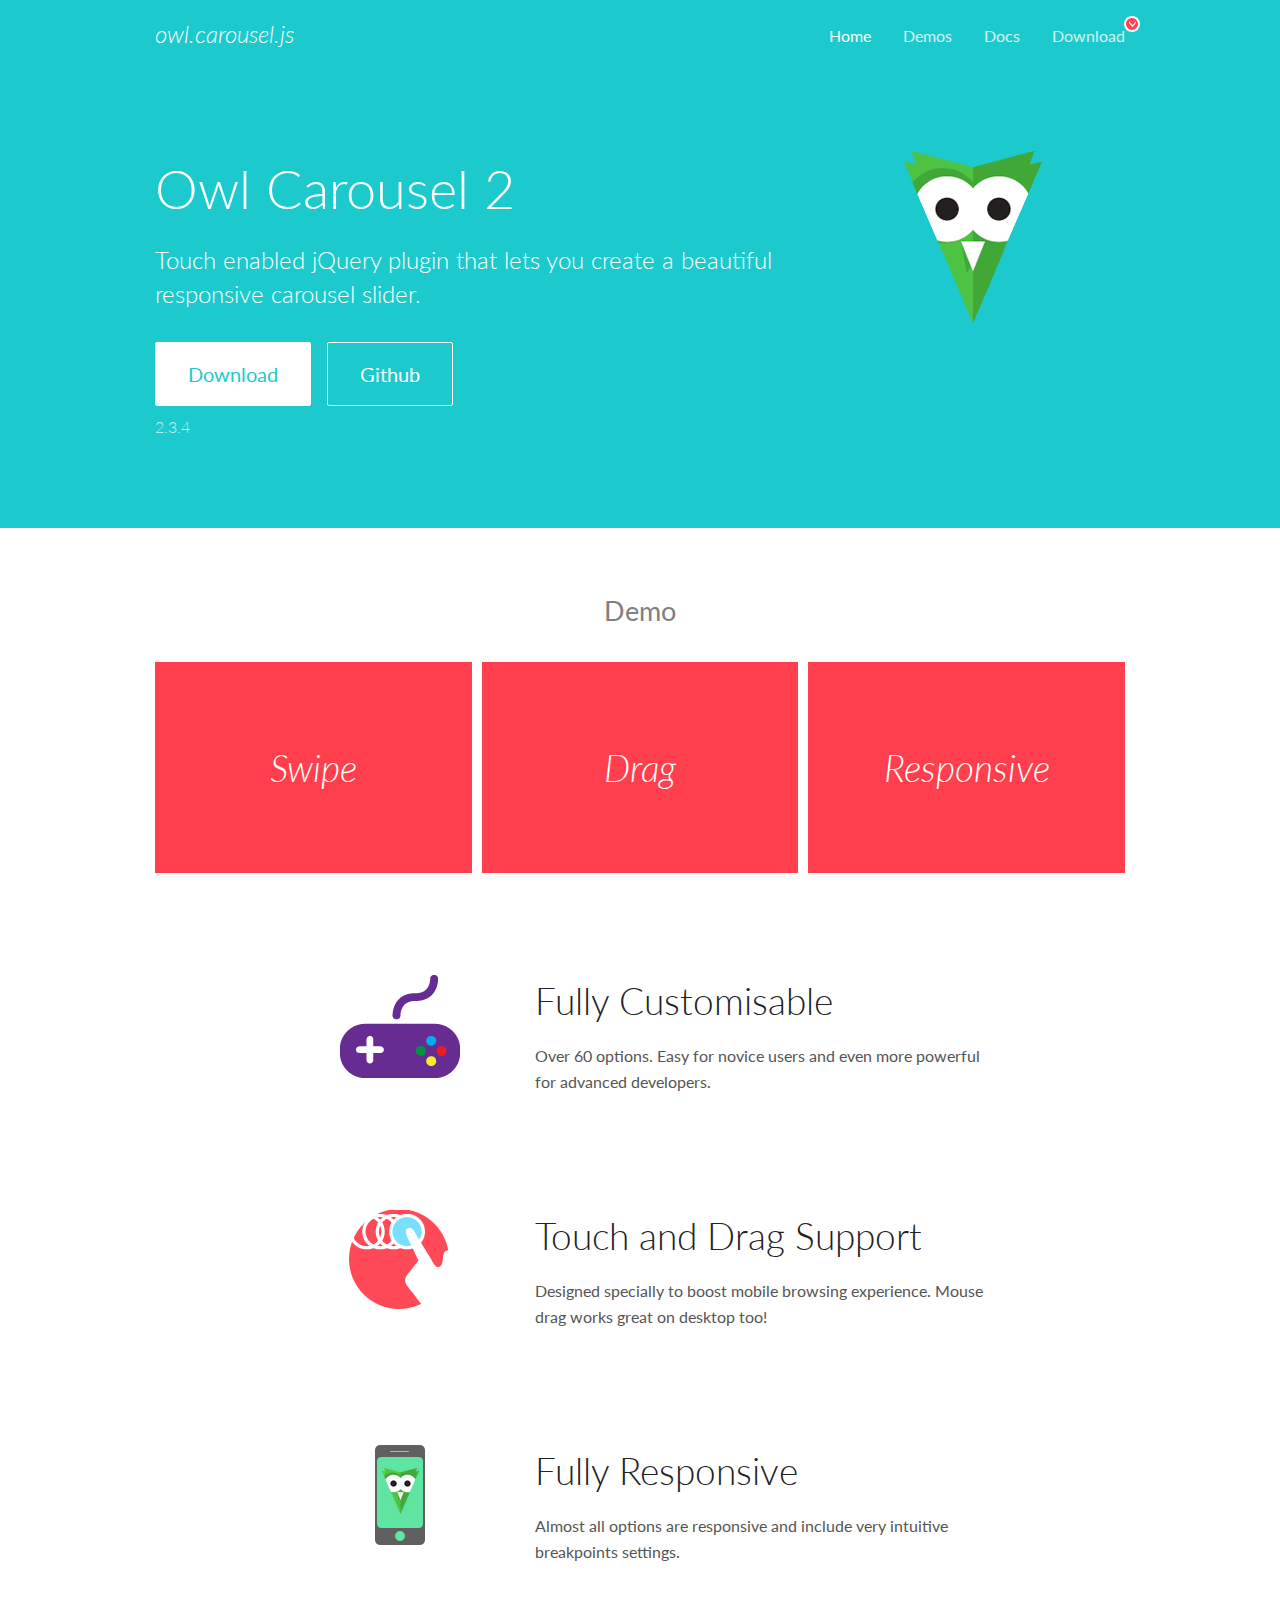
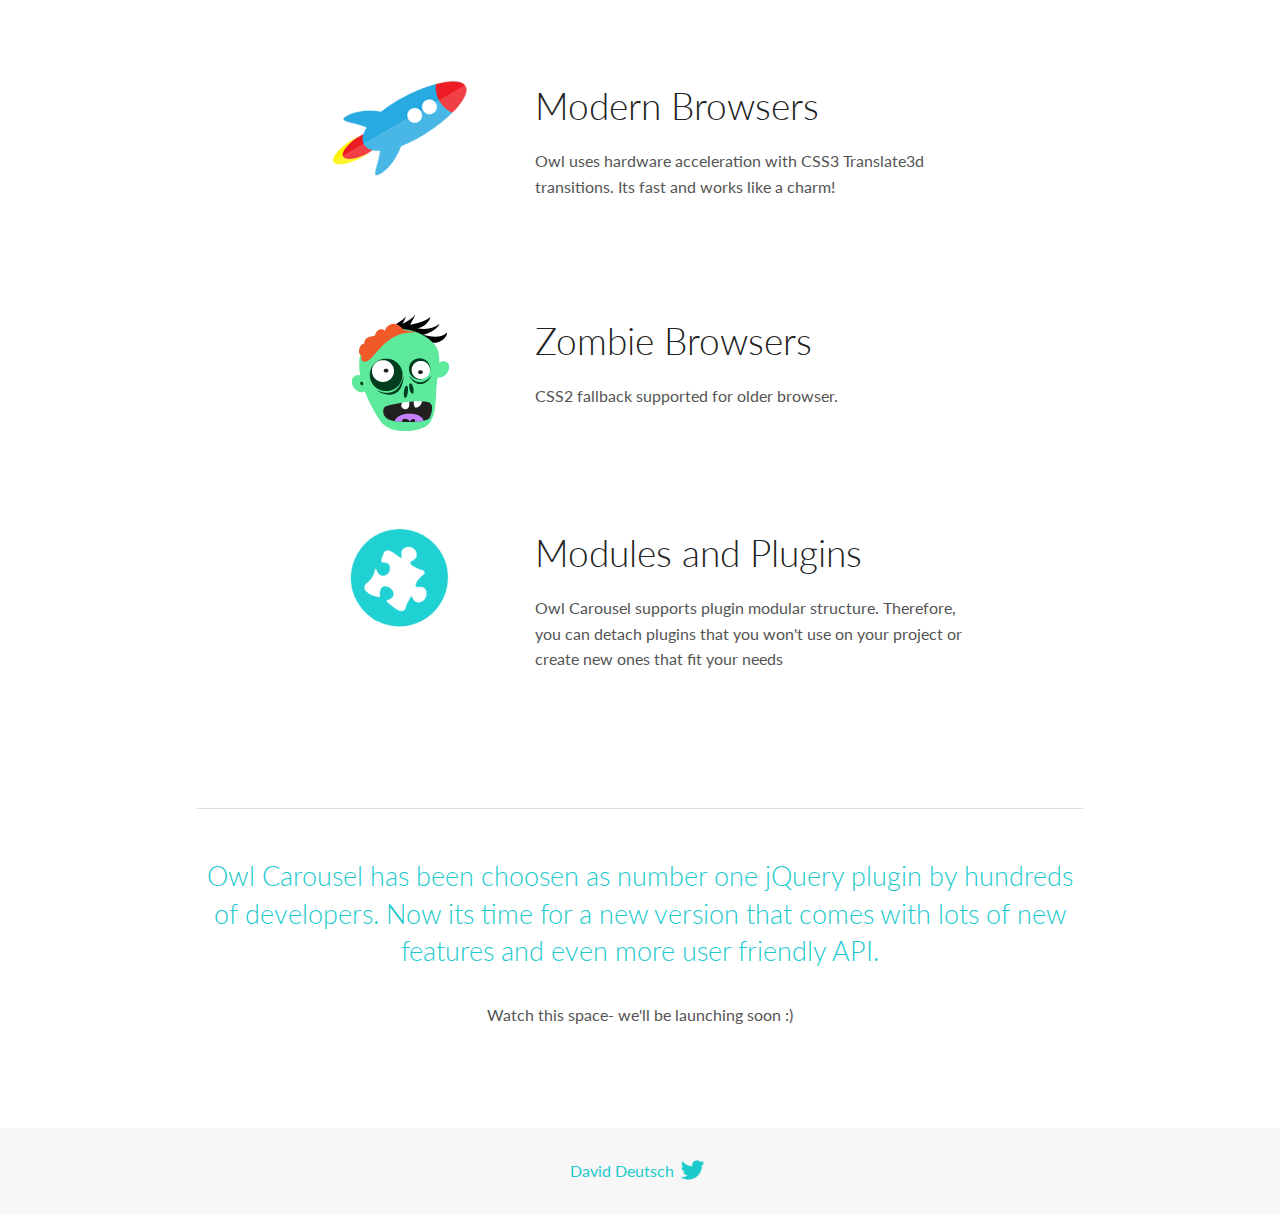
<file: car/docs/index.html>
<!DOCTYPE html>
<html lang="en">
  <head>

    <!-- head -->
    <meta charset="utf-8">
    <meta name="msapplication-tap-highlight" content="no" />
    <meta name="viewport" content="width=device-width, initial-scale=1.0" />
    <meta name="description" content="Touch enabled jQuery plugin that lets you create beautiful responsive carousel slider.">
    <meta name="author" content="David Deutsch">
    <title>
      Home | Owl Carousel | 2.3.4
    </title>

    <!-- Stylesheets -->
    <link href='https://fonts.googleapis.com/css?family=Lato:300,400,700,400italic,300italic' rel='stylesheet' type='text/css'>
    <link rel="stylesheet" href="assets/css/docs.theme.min.css">

    <!-- Owl Stylesheets -->
    <link rel="stylesheet" href="assets/owlcarousel/assets/owl.carousel.min.css">
    <link rel="stylesheet" href="assets/owlcarousel/assets/owl.theme.default.min.css">

    <!-- HTML5 shim and Respond.js IE8 support of HTML5 elements and media queries -->

    <!--[if lt IE 9]>
      <script src="https://oss.maxcdn.com/libs/html5shiv/3.7.0/html5shiv.js"></script>
      <script src="https://oss.maxcdn.com/libs/respond.js/1.3.0/respond.min.js"></script>
    <![endif]-->

    <!-- Favicons -->
    <link rel="apple-touch-icon-precomposed" sizes="144x144" href="assets/ico/apple-touch-icon-144-precomposed.png">
    <link rel="shortcut icon" href="assets/ico/favicon.png">
    <link rel="shortcut icon" href="favicon.ico">

    <!-- Yeah i know js should not be in header. Its required for demos.-->

    <!-- javascript -->
    <script src="assets/vendors/jquery.min.js"></script>
    <script src="assets/owlcarousel/owl.carousel.js"></script>
  </head>
  <body>

    <!-- header -->
    <header class="header">
      <div class="row">
        <div class="large-12 columns">
          <div class="brand left">
            <h3>
              <a href="/OwlCarousel2/">owl.carousel.js</a> 
            </h3>
          </div>
          <a id="toggle-nav" class="right">
            <span></span> <span></span> <span></span> 
          </a> 
          <div class="nav-bar">
            <ul class="clearfix">
              <li class="active">
                <a href="/OwlCarousel2/index.html">Home</a> 
              </li>
              <li> <a href="/OwlCarousel2/demos/demos.html">Demos</a>  </li>
              <li> <a href="/OwlCarousel2/docs/started-welcome.html">Docs</a>  </li>
              <li>
                <a href="https://github.com/OwlCarousel2/OwlCarousel2/archive/2.3.4.zip">Download</a> 
                <span class="download"></span> 
              </li>
            </ul>
          </div>
        </div>
      </div>
    </header>

    <!-- home panel -->
    <section id="hero">
      <div class="row">
        <div class="large-8 medium-8 columns">
          <h1>Owl Carousel 2</h1>
          <h4>Touch enabled jQuery plugin that lets you create a beautiful responsive carousel slider.</h4>
          <a href="https://github.com/OwlCarousel2/OwlCarousel2/archive/2.3.4.zip" class="hero-button">Download</a> 
          <a href="https://github.com/OwlCarousel2/OwlCarousel2" class="hero-button outline">Github</a> 
          <p>2.3.4</p>
        </div>
        <div class="large-4 medium-4 columns">
          <img class="owl-logo" src="assets/img/owl-logo.png" alt="mr. Owl">
        </div>
      </div>
    </section>

    <!-- body -->
    <div class="home-demo">
      <div class="row">
        <div class="large-12 columns">
          <h3>Demo</h3>
          <div class="owl-carousel">
            <div class="item">
              <h2>Swipe</h2>
            </div>
            <div class="item">
              <h2>Drag</h2>
            </div>
            <div class="item">
              <h2>Responsive</h2>
            </div>
            <div class="item">
              <h2>CSS3</h2>
            </div>
            <div class="item">
              <h2>Fast</h2>
            </div>
            <div class="item">
              <h2>Easy</h2>
            </div>
            <div class="item">
              <h2>Free</h2>
            </div>
            <div class="item">
              <h2>Upgradable</h2>
            </div>
            <div class="item">
              <h2>Tons of options</h2>
            </div>
            <div class="item">
              <h2>Infinity</h2>
            </div>
            <div class="item">
              <h2>Auto Width</h2>
            </div>
          </div>
        </div>
      </div>
    </div>
    <script>
      var owl = $('.owl-carousel');
      owl.owlCarousel({
        margin: 10,
        loop: true,
        responsive: {
          0: {
            items: 1
          },
          600: {
            items: 2
          },
          1000: {
            items: 3
          }
        }
      })
    </script>

    <!-- features -->
    <div id="features">
      <div class="row">
        <div class="small-12 medium-9 small-centered columns">
          <section class="row feature">
            <div class="medium-4 small-12 columns">
              <img src="assets/img/feature-options.png" alt="">
            </div>
            <div class="medium-8 small-12 columns">
              <h2>Fully Customisable</h2>
              <p>Over 60 options. Easy for novice users and even more powerful for advanced developers.</p>
            </div>
          </section>
          <section class="row feature">
            <div class="medium-4 small-12 columns">
              <img src="assets/img/feature-drag.png" alt="">
            </div>
            <div class="medium-8 small-12 columns">
              <h2>Touch and Drag Support</h2>
              <p>Designed specially to boost mobile browsing experience. Mouse drag works great on desktop too!</p>
            </div>
          </section>
          <section class="row feature">
            <div class="medium-4 small-12 columns">
              <img src="assets/img/feature-responsive.png" alt="">
            </div>
            <div class="medium-8 small-12 columns">
              <h2>Fully Responsive</h2>
              <p>Almost all options are responsive and include very intuitive breakpoints settings.</p>
            </div>
          </section>
          <section class="row feature">
            <div class="medium-4 small-12 columns">
              <img src="assets/img/feature-modern.png" alt="">
            </div>
            <div class="medium-8 small-12 columns">
              <h2>Modern Browsers</h2>
              <p>Owl uses hardware acceleration with CSS3 Translate3d transitions. Its fast and works like a charm! </p>
            </div>
          </section>
          <section class="row feature">
            <div class="medium-4 small-12 columns">
              <img src="assets/img/feature-zombie.png" alt="">
            </div>
            <div class="medium-8 small-12 columns">
              <h2>Zombie Browsers</h2>
              <p>CSS2 fallback supported for older browser.</p>
            </div>
          </section>
          <section class="row feature">
            <div class="medium-4 small-12 columns">
              <img src="assets/img/feature-module.png" alt="">
            </div>
            <div class="medium-8 small-12 columns">
              <h2>Modules and Plugins</h2>
              <p>Owl Carousel supports plugin modular structure. Therefore, you can detach plugins that you won&#x27;t use on your project or create new ones that fit your needs</p>
            </div>
          </section>
        </div>
      </div>
    </div>

    <!-- footer -->
    <section id="teaser-text">
      <div class="row">
        <div class="small-12 medium-11 small-centered columns">
          <hr>
          <h3 id="owl-carousel-has-been-choosen-as-number-one-jquery-plugin-by-hundreds-of-developers-now-its-time-for-a-new-version-that-comes-with-lots-of-new-features-and-even-more-user-friendly-api-">Owl Carousel has been choosen as number one jQuery plugin by hundreds of developers. Now its time for a new version that comes with lots of new features and even more user friendly API.</h3>
          <p>Watch this space- we&#39;ll be launching soon :)</p>
        </div>
      </div>
    </section>

    <!-- footer -->
    <footer class="footer">
      <div class="row">
        <div class="large-12 columns">
          <h5>
            <a href="/OwlCarousel2/docs/support-contact.html">David Deutsch</a> 
            <a id="custom-tweet-button" href="https://twitter.com/share?url=https://github.com/OwlCarousel2/OwlCarousel2&text=Owl Carousel - This is so awesome! " target="_blank"></a> 
          </h5>
        </div>
      </div>
    </footer>

    <!-- vendors -->
    <script src="assets/vendors/highlight.js"></script>
    <script src="assets/js/app.js"></script>
  </body>
</html>
</file>
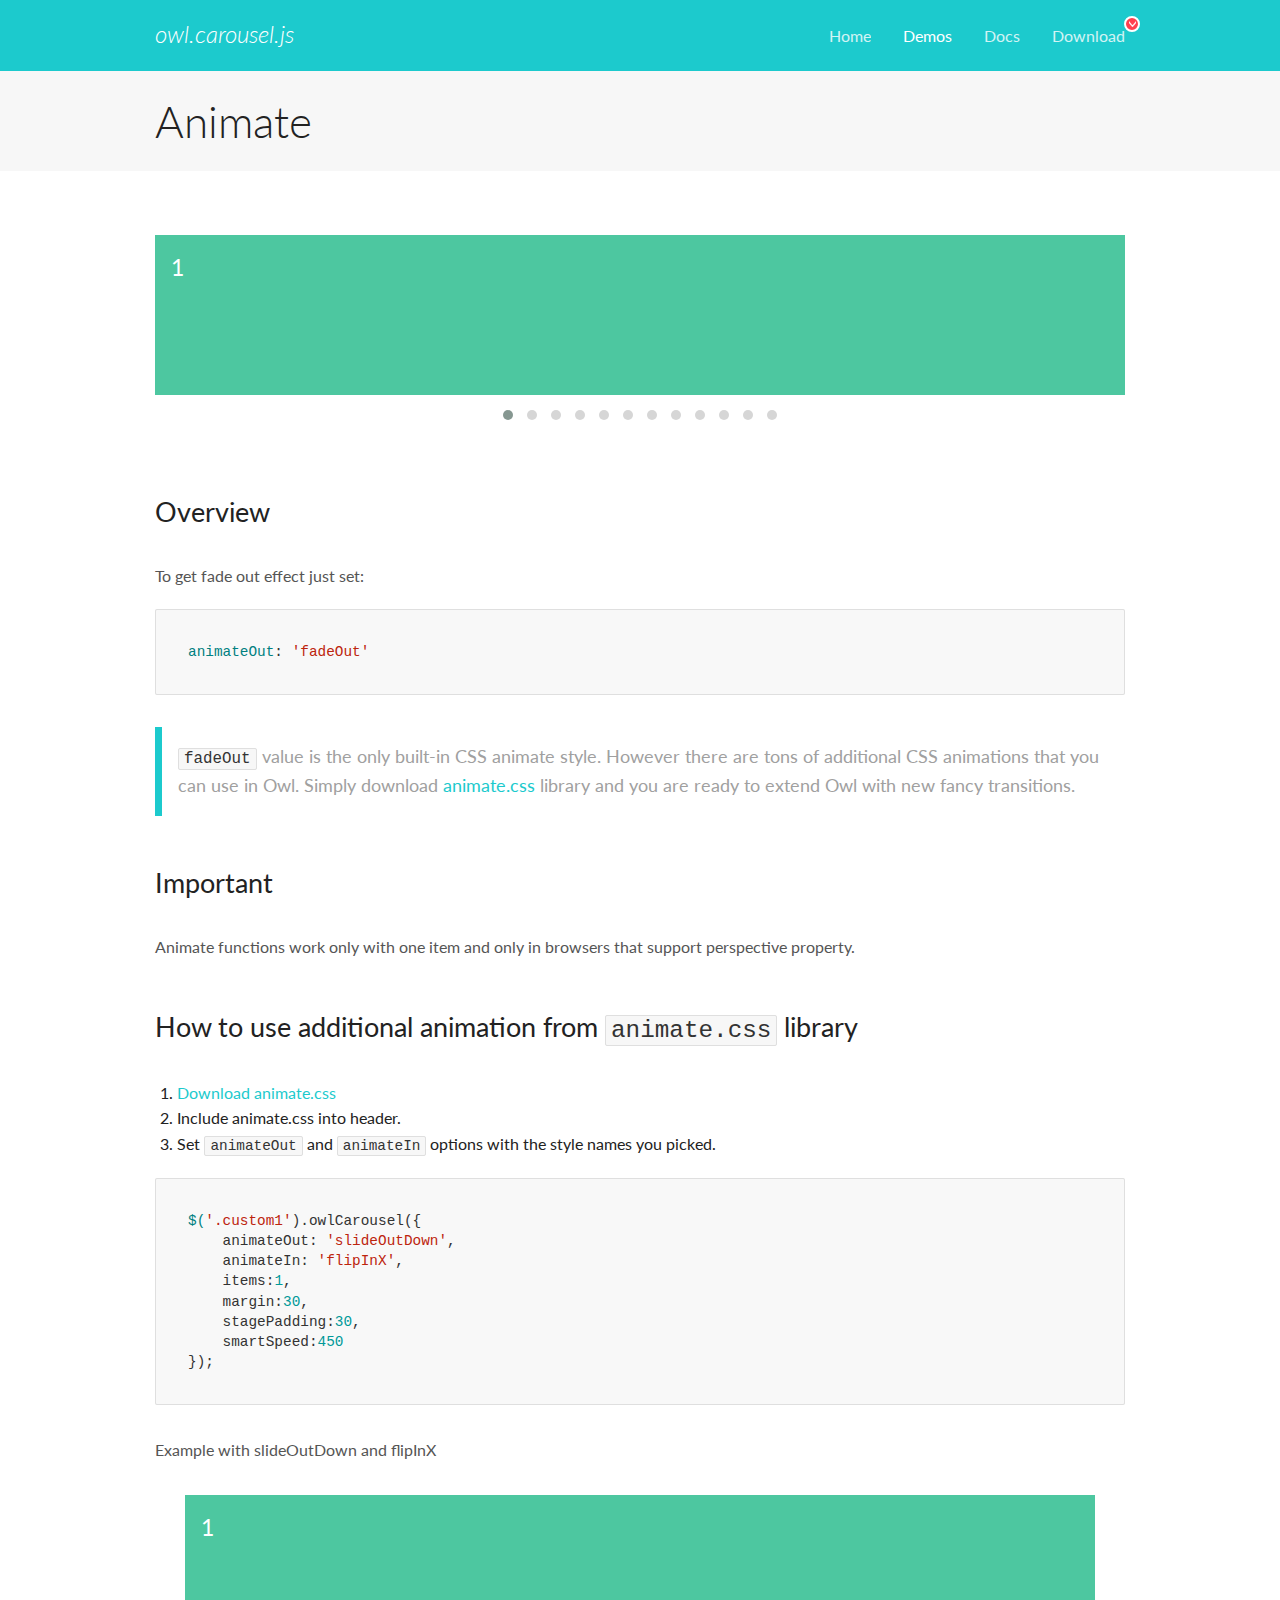
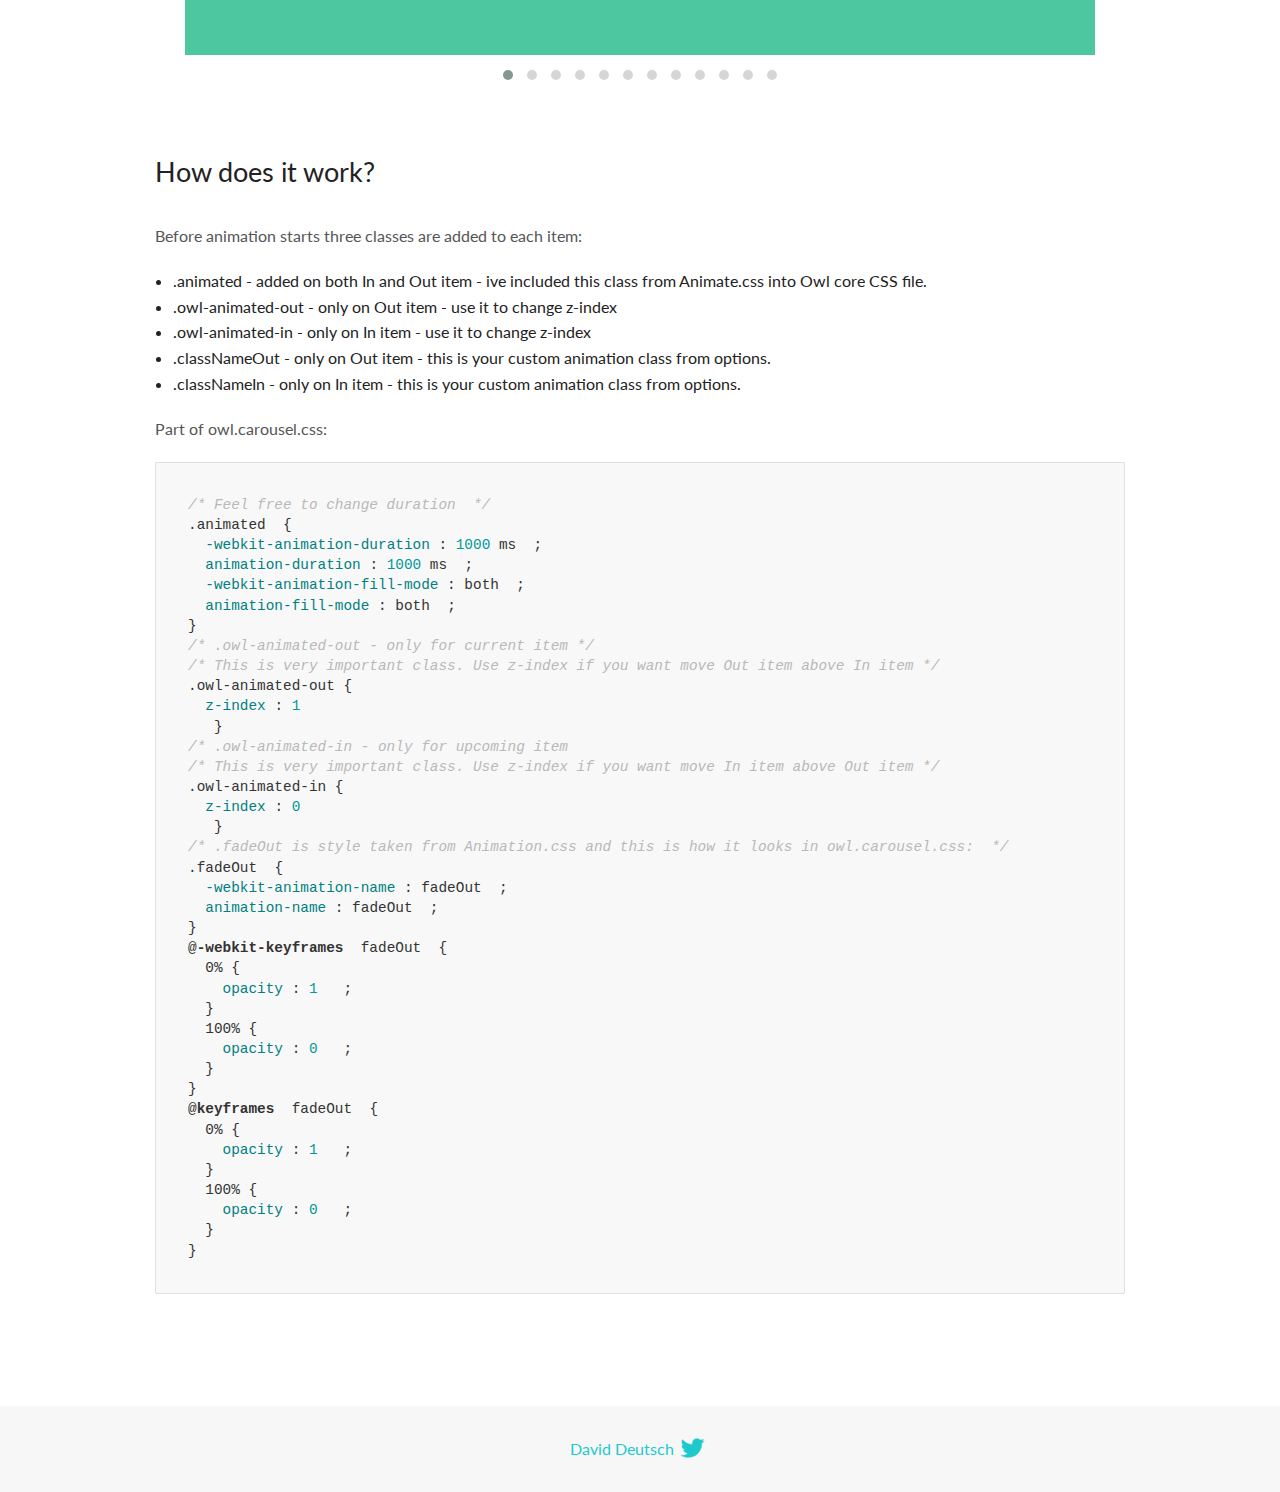
<file: car/docs/demos/animate.html>
<!DOCTYPE html>
<html lang="en">
  <head>

    <!-- head -->
    <meta charset="utf-8">
    <meta name="msapplication-tap-highlight" content="no" />
    <meta name="viewport" content="width=device-width, initial-scale=1.0" />
    <meta name="description" content="Animate carousel">
    <meta name="author" content="David Deutsch">
    <title>
      Animate Demo | Owl Carousel | 2.3.4
    </title>

    <!-- Stylesheets -->
    <link href='https://fonts.googleapis.com/css?family=Lato:300,400,700,400italic,300italic' rel='stylesheet' type='text/css'>
    <link rel="stylesheet" href="../assets/css/docs.theme.min.css">

    <!-- Owl Stylesheets -->
    <link rel="stylesheet" href="../assets/owlcarousel/assets/owl.carousel.min.css">
    <link rel="stylesheet" href="../assets/owlcarousel/assets/owl.theme.default.min.css">

    <!-- HTML5 shim and Respond.js IE8 support of HTML5 elements and media queries -->

    <!--[if lt IE 9]>
      <script src="https://oss.maxcdn.com/libs/html5shiv/3.7.0/html5shiv.js"></script>
      <script src="https://oss.maxcdn.com/libs/respond.js/1.3.0/respond.min.js"></script>
    <![endif]-->

    <!-- Favicons -->
    <link rel="apple-touch-icon-precomposed" sizes="144x144" href="../assets/ico/apple-touch-icon-144-precomposed.png">
    <link rel="shortcut icon" href="../assets/ico/favicon.png">
    <link rel="shortcut icon" href="favicon.ico">

    <!-- Yeah i know js should not be in header. Its required for demos.-->

    <!-- javascript -->
    <script src="../assets/vendors/jquery.min.js"></script>
    <script src="../assets/owlcarousel/owl.carousel.js"></script>
  </head>
  <body>

    <!-- header -->
    <header class="header">
      <div class="row">
        <div class="large-12 columns">
          <div class="brand left">
            <h3>
              <a href="/OwlCarousel2/">owl.carousel.js</a> 
            </h3>
          </div>
          <a id="toggle-nav" class="right">
            <span></span> <span></span> <span></span> 
          </a> 
          <div class="nav-bar">
            <ul class="clearfix">
              <li> <a href="/OwlCarousel2/index.html">Home</a>  </li>
              <li class="active">
                <a href="/OwlCarousel2/demos/demos.html">Demos</a> 
              </li>
              <li> <a href="/OwlCarousel2/docs/started-welcome.html">Docs</a>  </li>
              <li>
                <a href="https://github.com/OwlCarousel2/OwlCarousel2/archive/2.3.4.zip">Download</a> 
                <span class="download"></span> 
              </li>
            </ul>
          </div>
        </div>
      </div>
    </header>

    <!-- title -->
    <section class="title">
      <div class="row">
        <div class="large-12 columns">
          <h1>Animate</h1>
        </div>
      </div>
    </section>

    <!--  Demos -->
    <section id="demos">
      <div class="row">
        <div class="large-12 columns">
          <div class="fadeOut owl-carousel owl-theme">
            <div class="item">
              <h4>1</h4>
            </div>
            <div class="item">
              <h4>2</h4>
            </div>
            <div class="item">
              <h4>3</h4>
            </div>
            <div class="item">
              <h4>4</h4>
            </div>
            <div class="item">
              <h4>5</h4>
            </div>
            <div class="item">
              <h4>6</h4>
            </div>
            <div class="item">
              <h4>7</h4>
            </div>
            <div class="item">
              <h4>8</h4>
            </div>
            <div class="item">
              <h4>9</h4>
            </div>
            <div class="item">
              <h4>10</h4>
            </div>
            <div class="item">
              <h4>11</h4>
            </div>
            <div class="item">
              <h4>12</h4>
            </div>
          </div>
          <h3 id="overview">Overview</h3>
          <p>To get fade out effect just set:</p>
          <pre><code>animateOut: &#39;fadeOut&#39;</code></pre>
          <blockquote>
            <p><code>fadeOut</code> value is the only built-in CSS animate style. However there are tons of additional CSS animations that you can use in Owl. Simply download
              <a href="https://daneden.github.io/animate.css/">animate.css</a>  library and you are ready to extend Owl with new fancy transitions.</p>
          </blockquote>
          <h3 id="important">Important</h3>
          <p>Animate functions work only with one item and only in browsers that support perspective property.</p>
          <h3 id="how-to-use-additional-animation-from-animate-css-library">How to use additional animation from <code>animate.css</code> library</h3>
          <ol>
            <li> <a href="https://daneden.github.io/animate.css/">Download animate.css</a>  </li>
            <li>Include animate.css into header.</li>
            <li>Set <code>animateOut</code> and <code>animateIn</code> options with the style names you picked.</li>
          </ol>
          <pre><code>$(&#39;.custom1&#39;).owlCarousel({
    animateOut: &#39;slideOutDown&#39;,
    animateIn: &#39;flipInX&#39;,
    items:1,
    margin:30,
    stagePadding:30,
    smartSpeed:450
});</code></pre>
          <p>Example with slideOutDown and flipInX</p>
          <div class="custom1 owl-carousel owl-theme">
            <div class="item">
              <h4>1</h4>
            </div>
            <div class="item">
              <h4>2</h4>
            </div>
            <div class="item">
              <h4>3</h4>
            </div>
            <div class="item">
              <h4>4</h4>
            </div>
            <div class="item">
              <h4>5</h4>
            </div>
            <div class="item">
              <h4>6</h4>
            </div>
            <div class="item">
              <h4>7</h4>
            </div>
            <div class="item">
              <h4>8</h4>
            </div>
            <div class="item">
              <h4>9</h4>
            </div>
            <div class="item">
              <h4>10</h4>
            </div>
            <div class="item">
              <h4>11</h4>
            </div>
            <div class="item">
              <h4>12</h4>
            </div>
          </div>
          <h3 id="how-does-it-work-">How does it work?</h3>
          <p>Before animation starts three classes are added to each item:</p>
          <ul>
            <li>.animated - added on both In and Out item - ive included this class from Animate.css into Owl core CSS file.</li>
            <li>.owl-animated-out - only on Out item - use it to change z-index</li>
            <li>.owl-animated-in - only on In item - use it to change z-index</li>
            <li>.classNameOut - only on Out item - this is your custom animation class from options.</li>
            <li>.classNameIn - only on In item - this is your custom animation class from options.</li>
          </ul>
          <p>Part of owl.carousel.css:</p>
          <pre><code class="language-css"><span class="comment">/* Feel free to change duration  */</span> 
<span class="class">.animated</span>  <span class="rules">{
  <span class="rule"><span class="attribute">-webkit-animation-duration</span> :<span class="value"> <span class="number">1000</span> ms</span> </span> ;
  <span class="rule"><span class="attribute">animation-duration</span> :<span class="value"> <span class="number">1000</span> ms</span> </span> ;
  <span class="rule"><span class="attribute">-webkit-animation-fill-mode</span> :<span class="value"> both</span> </span> ;
  <span class="rule"><span class="attribute">animation-fill-mode</span> :<span class="value"> both</span> </span> ;
<span class="rule">}</span> </span> 
<span class="comment">/* .owl-animated-out - only for current item */</span> 
<span class="comment">/* This is very important class. Use z-index if you want move Out item above In item */</span> 
<span class="class">.owl-animated-out</span> <span class="rules">{
  <span class="rule"><span class="attribute">z-index</span> :<span class="value"> <span class="number">1</span> 
</span> </span> </span> }
<span class="comment">/* .owl-animated-in - only for upcoming item
/* This is very important class. Use z-index if you want move In item above Out item */</span> 
<span class="class">.owl-animated-in</span> <span class="rules">{
  <span class="rule"><span class="attribute">z-index</span> :<span class="value"> <span class="number">0</span> 
</span> </span> </span> }
<span class="comment">/* .fadeOut is style taken from Animation.css and this is how it looks in owl.carousel.css:  */</span> 
<span class="class">.fadeOut</span>  <span class="rules">{
  <span class="rule"><span class="attribute">-webkit-animation-name</span> :<span class="value"> fadeOut</span> </span> ;
  <span class="rule"><span class="attribute">animation-name</span> :<span class="value"> fadeOut</span> </span> ;
<span class="rule">}</span> </span> 
<span class="at_rule">@<span class="keyword">-webkit-keyframes</span>  fadeOut </span> {
  0% <span class="rules">{
    <span class="rule"><span class="attribute">opacity</span> :<span class="value"> <span class="number">1</span> </span> </span> ;
  <span class="rule">}</span> </span> 
  100% <span class="rules">{
    <span class="rule"><span class="attribute">opacity</span> :<span class="value"> <span class="number">0</span> </span> </span> ;
  <span class="rule">}</span> </span> 
}
<span class="at_rule">@<span class="keyword">keyframes</span>  fadeOut </span> {
  0% <span class="rules">{
    <span class="rule"><span class="attribute">opacity</span> :<span class="value"> <span class="number">1</span> </span> </span> ;
  <span class="rule">}</span> </span> 
  100% <span class="rules">{
    <span class="rule"><span class="attribute">opacity</span> :<span class="value"> <span class="number">0</span> </span> </span> ;
  <span class="rule">}</span> </span> 
}</code></pre>
          <link rel="stylesheet" href="../assets/css/animate.css">
          <script>
            jQuery(document).ready(function($) {
              $('.fadeOut').owlCarousel({
                items: 1,
                animateOut: 'fadeOut',
                loop: true,
                margin: 10,
              });
              $('.custom1').owlCarousel({
                animateOut: 'slideOutDown',
                animateIn: 'flipInX',
                items: 1,
                margin: 30,
                stagePadding: 30,
                smartSpeed: 450
              });
            });
          </script>
        </div>
      </div>
    </section>

    <!-- footer -->
    <footer class="footer">
      <div class="row">
        <div class="large-12 columns">
          <h5>
            <a href="/OwlCarousel2/docs/support-contact.html">David Deutsch</a> 
            <a id="custom-tweet-button" href="https://twitter.com/share?url=https://github.com/OwlCarousel2/OwlCarousel2&text=Owl Carousel - This is so awesome! " target="_blank"></a> 
          </h5>
        </div>
      </div>
    </footer>

    <!-- vendors -->
    <script src="../assets/vendors/highlight.js"></script>
    <script src="../assets/js/app.js"></script>
  </body>
</html>
</file>
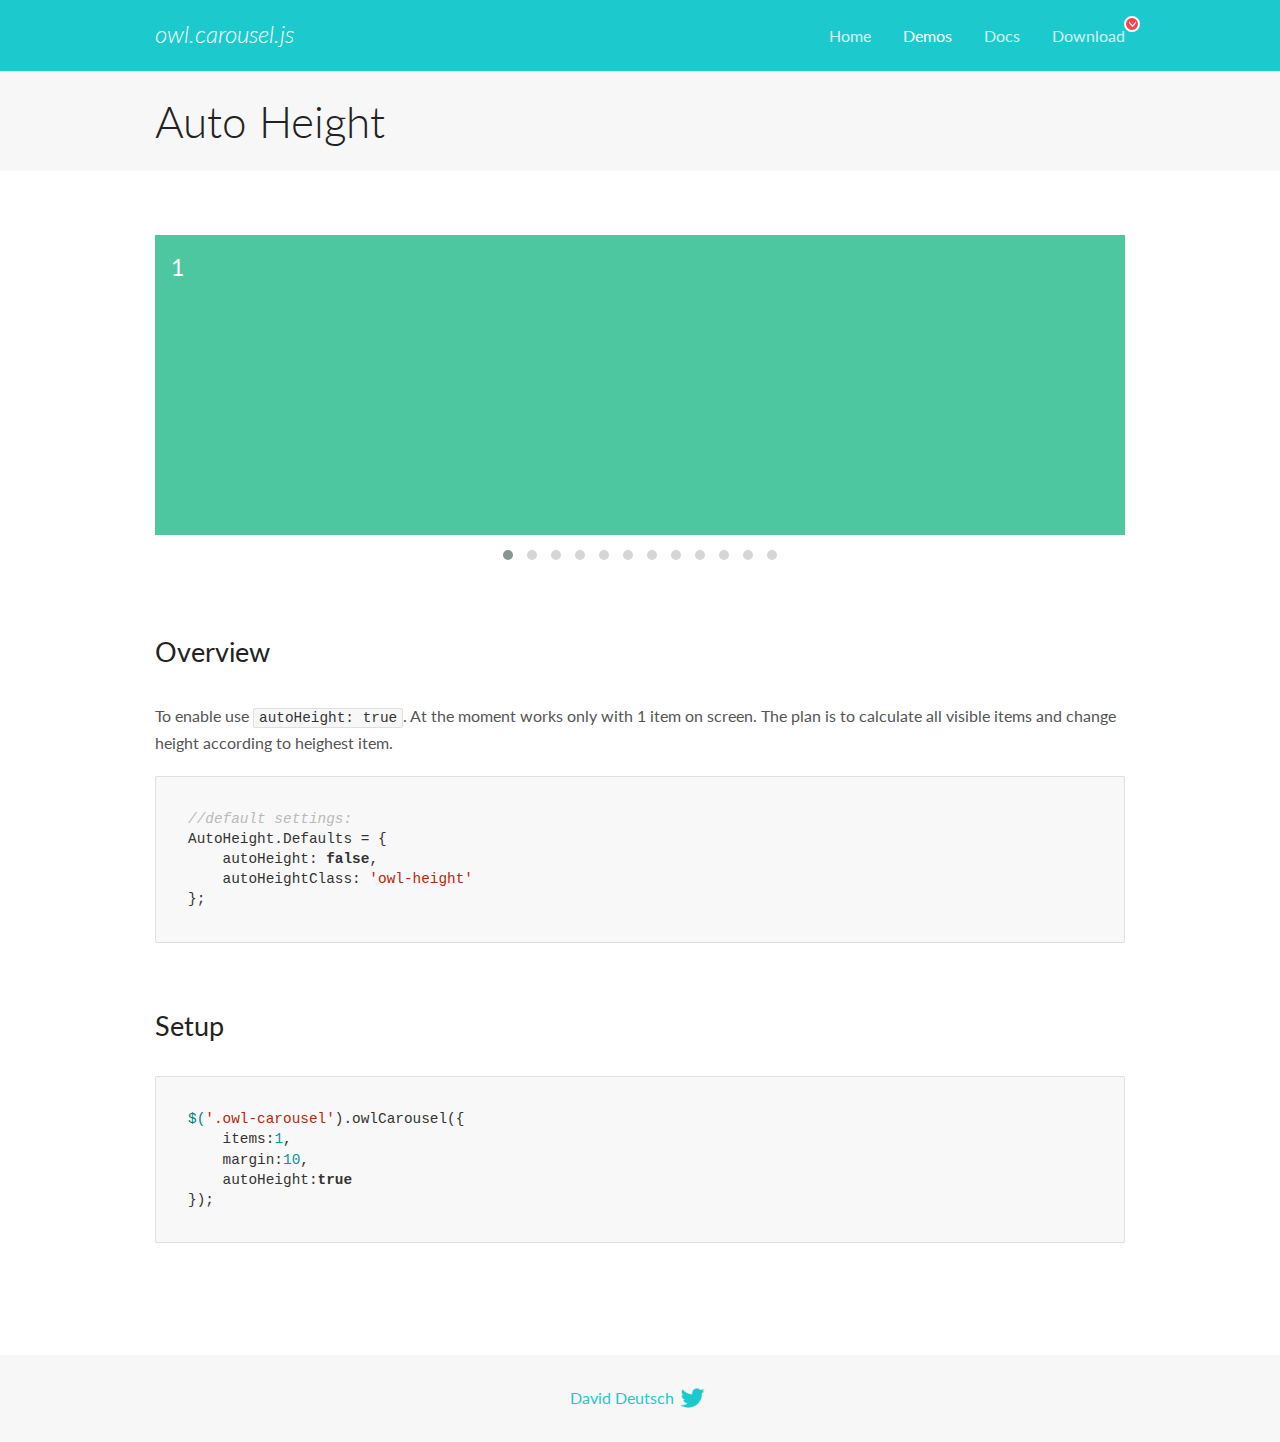
<file: car/docs/demos/autoheight.html>
<!DOCTYPE html>
<html lang="en">
  <head>

    <!-- head -->
    <meta charset="utf-8">
    <meta name="msapplication-tap-highlight" content="no" />
    <meta name="viewport" content="width=device-width, initial-scale=1.0" />
    <meta name="description" content="autoHeight usage demo">
    <meta name="author" content="David Deutsch">
    <title>
      Auto Height Demo | Owl Carousel | 2.3.4
    </title>

    <!-- Stylesheets -->
    <link href='https://fonts.googleapis.com/css?family=Lato:300,400,700,400italic,300italic' rel='stylesheet' type='text/css'>
    <link rel="stylesheet" href="../assets/css/docs.theme.min.css">

    <!-- Owl Stylesheets -->
    <link rel="stylesheet" href="../assets/owlcarousel/assets/owl.carousel.min.css">
    <link rel="stylesheet" href="../assets/owlcarousel/assets/owl.theme.default.min.css">

    <!-- HTML5 shim and Respond.js IE8 support of HTML5 elements and media queries -->

    <!--[if lt IE 9]>
      <script src="https://oss.maxcdn.com/libs/html5shiv/3.7.0/html5shiv.js"></script>
      <script src="https://oss.maxcdn.com/libs/respond.js/1.3.0/respond.min.js"></script>
    <![endif]-->

    <!-- Favicons -->
    <link rel="apple-touch-icon-precomposed" sizes="144x144" href="../assets/ico/apple-touch-icon-144-precomposed.png">
    <link rel="shortcut icon" href="../assets/ico/favicon.png">
    <link rel="shortcut icon" href="favicon.ico">

    <!-- Yeah i know js should not be in header. Its required for demos.-->

    <!-- javascript -->
    <script src="../assets/vendors/jquery.min.js"></script>
    <script src="../assets/owlcarousel/owl.carousel.js"></script>
  </head>
  <body>

    <!-- header -->
    <header class="header">
      <div class="row">
        <div class="large-12 columns">
          <div class="brand left">
            <h3>
              <a href="/OwlCarousel2/">owl.carousel.js</a> 
            </h3>
          </div>
          <a id="toggle-nav" class="right">
            <span></span> <span></span> <span></span> 
          </a> 
          <div class="nav-bar">
            <ul class="clearfix">
              <li> <a href="/OwlCarousel2/index.html">Home</a>  </li>
              <li class="active">
                <a href="/OwlCarousel2/demos/demos.html">Demos</a> 
              </li>
              <li> <a href="/OwlCarousel2/docs/started-welcome.html">Docs</a>  </li>
              <li>
                <a href="https://github.com/OwlCarousel2/OwlCarousel2/archive/2.3.4.zip">Download</a> 
                <span class="download"></span> 
              </li>
            </ul>
          </div>
        </div>
      </div>
    </header>

    <!-- title -->
    <section class="title">
      <div class="row">
        <div class="large-12 columns">
          <h1>Auto Height</h1>
        </div>
      </div>
    </section>

    <!--  Demos -->
    <section id="demos">
      <div class="row">
        <div class="large-12 columns">
          <div class="owl-carousel owl-theme">
            <div class="item" style="height:300px">
              <h4>1</h4>
            </div>
            <div class="item" style="height:100px">
              <h4>2</h4>
            </div>
            <div class="item" style="height:500px">
              <h4>3</h4>
            </div>
            <div class="item" style="height:250px">
              <h4>4</h4>
            </div>
            <div class="item" style="height:400px">
              <h4>5</h4>
            </div>
            <div class="item" style="height:500px">
              <h4>6</h4>
            </div>
            <div class="item" style="height:600px">
              <h4>7</h4>
            </div>
            <div class="item" style="height:400px">
              <h4>8</h4>
            </div>
            <div class="item" style="height:300px">
              <h4>9</h4>
            </div>
            <div class="item" style="height:350px">
              <h4>10</h4>
            </div>
            <div class="item" style="height:200px">
              <h4>11</h4>
            </div>
            <div class="item" style="height:150px">
              <h4>12</h4>
            </div>
          </div>
          <h3 id="overview">Overview</h3>
          <p>To enable use <code>autoHeight: true</code>. At the moment works only with 1 item on screen. The plan is to calculate all visible items and change height according to heighest item.</p>
          <pre><code>//default settings:
AutoHeight.Defaults = {
    autoHeight: false,
    autoHeightClass: &#39;owl-height&#39;
};</code></pre>
          <h3 id="setup">Setup</h3>
          <pre><code>$(&#39;.owl-carousel&#39;).owlCarousel({
    items:1,
    margin:10,
    autoHeight:true
});</code></pre>
          <script>
            $(document).ready(function() {
              $('.owl-carousel').owlCarousel({
                items: 1,
                margin: 10,
                autoHeight: true
              });
            })
          </script>
        </div>
      </div>
    </section>

    <!-- footer -->
    <footer class="footer">
      <div class="row">
        <div class="large-12 columns">
          <h5>
            <a href="/OwlCarousel2/docs/support-contact.html">David Deutsch</a> 
            <a id="custom-tweet-button" href="https://twitter.com/share?url=https://github.com/OwlCarousel2/OwlCarousel2&text=Owl Carousel - This is so awesome! " target="_blank"></a> 
          </h5>
        </div>
      </div>
    </footer>

    <!-- vendors -->
    <script src="../assets/vendors/highlight.js"></script>
    <script src="../assets/js/app.js"></script>
  </body>
</html>
</file>
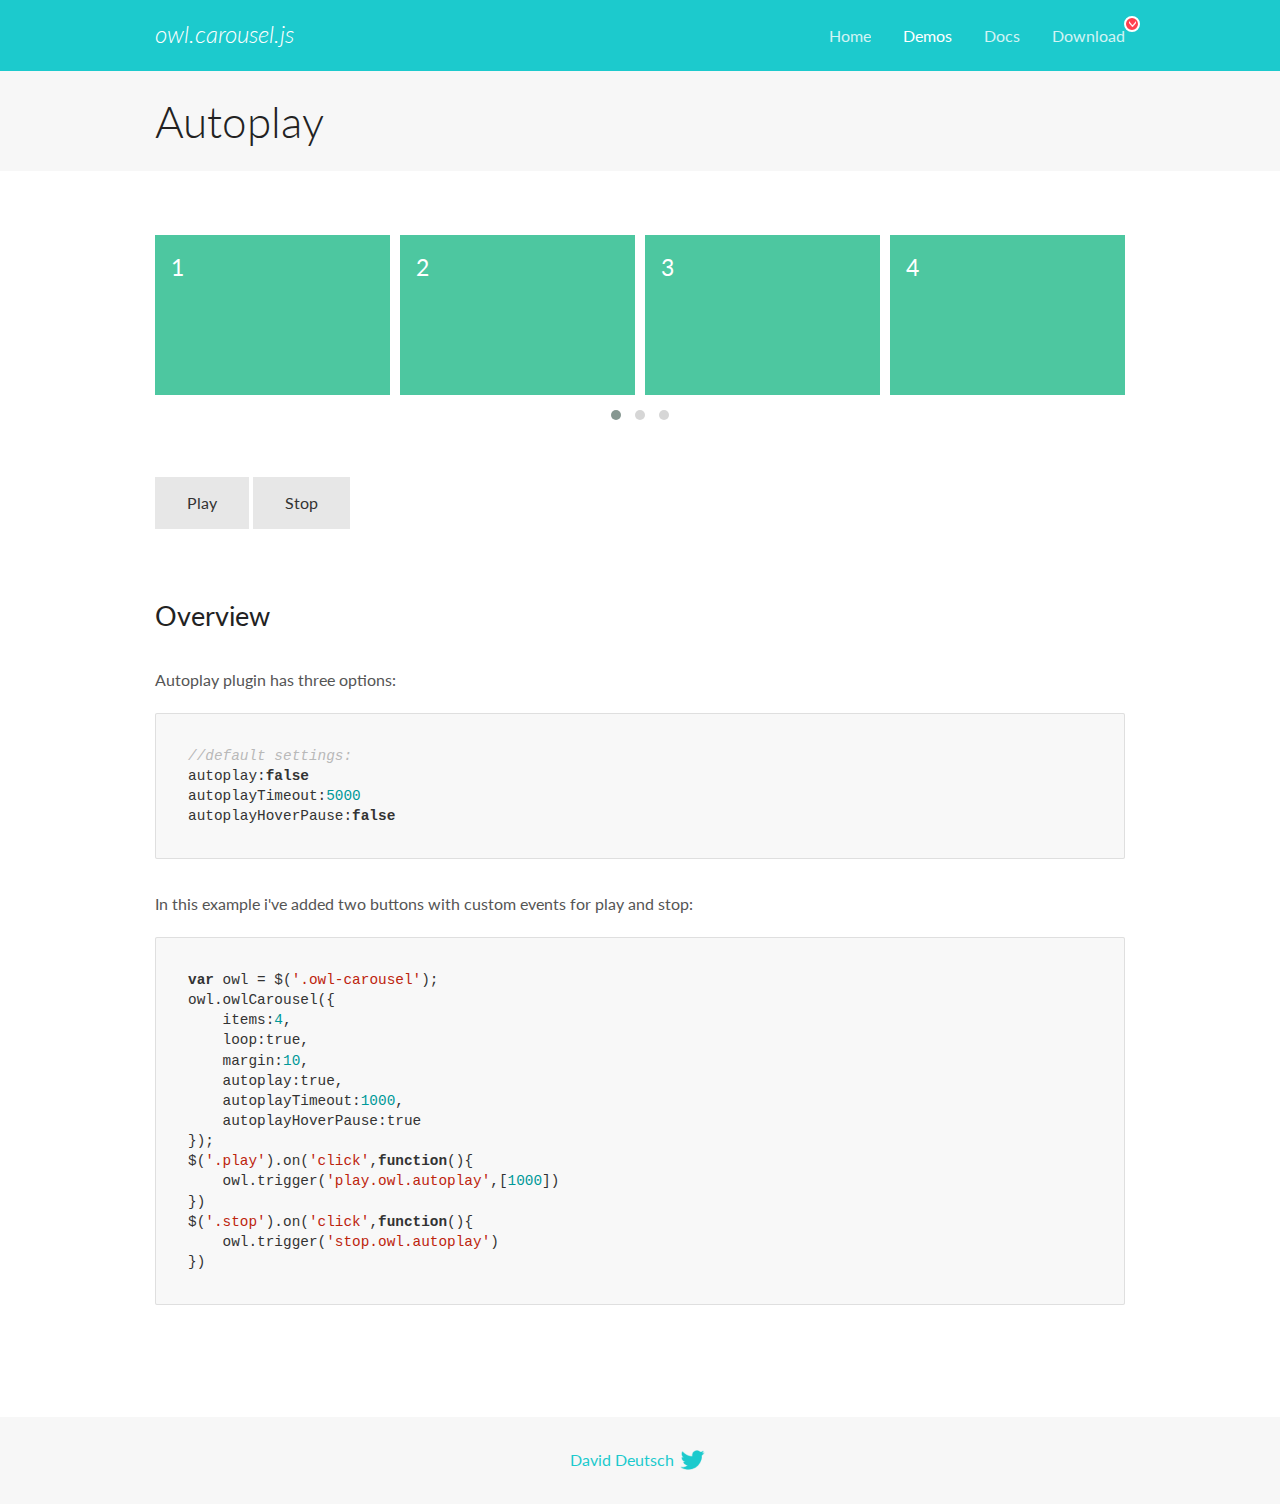
<file: car/docs/demos/autoplay.html>
<!DOCTYPE html>
<html lang="en">
  <head>

    <!-- head -->
    <meta charset="utf-8">
    <meta name="msapplication-tap-highlight" content="no" />
    <meta name="viewport" content="width=device-width, initial-scale=1.0" />
    <meta name="description" content="Autoplay usage demo">
    <meta name="author" content="David Deutsch">
    <title>
      Autoplay Demo | Owl Carousel | 2.3.4
    </title>

    <!-- Stylesheets -->
    <link href='https://fonts.googleapis.com/css?family=Lato:300,400,700,400italic,300italic' rel='stylesheet' type='text/css'>
    <link rel="stylesheet" href="../assets/css/docs.theme.min.css">

    <!-- Owl Stylesheets -->
    <link rel="stylesheet" href="../assets/owlcarousel/assets/owl.carousel.min.css">
    <link rel="stylesheet" href="../assets/owlcarousel/assets/owl.theme.default.min.css">

    <!-- HTML5 shim and Respond.js IE8 support of HTML5 elements and media queries -->

    <!--[if lt IE 9]>
      <script src="https://oss.maxcdn.com/libs/html5shiv/3.7.0/html5shiv.js"></script>
      <script src="https://oss.maxcdn.com/libs/respond.js/1.3.0/respond.min.js"></script>
    <![endif]-->

    <!-- Favicons -->
    <link rel="apple-touch-icon-precomposed" sizes="144x144" href="../assets/ico/apple-touch-icon-144-precomposed.png">
    <link rel="shortcut icon" href="../assets/ico/favicon.png">
    <link rel="shortcut icon" href="favicon.ico">

    <!-- Yeah i know js should not be in header. Its required for demos.-->

    <!-- javascript -->
    <script src="../assets/vendors/jquery.min.js"></script>
    <script src="../assets/owlcarousel/owl.carousel.js"></script>
  </head>
  <body>

    <!-- header -->
    <header class="header">
      <div class="row">
        <div class="large-12 columns">
          <div class="brand left">
            <h3>
              <a href="/OwlCarousel2/">owl.carousel.js</a> 
            </h3>
          </div>
          <a id="toggle-nav" class="right">
            <span></span> <span></span> <span></span> 
          </a> 
          <div class="nav-bar">
            <ul class="clearfix">
              <li> <a href="/OwlCarousel2/index.html">Home</a>  </li>
              <li class="active">
                <a href="/OwlCarousel2/demos/demos.html">Demos</a> 
              </li>
              <li> <a href="/OwlCarousel2/docs/started-welcome.html">Docs</a>  </li>
              <li>
                <a href="https://github.com/OwlCarousel2/OwlCarousel2/archive/2.3.4.zip">Download</a> 
                <span class="download"></span> 
              </li>
            </ul>
          </div>
        </div>
      </div>
    </header>

    <!-- title -->
    <section class="title">
      <div class="row">
        <div class="large-12 columns">
          <h1>Autoplay</h1>
        </div>
      </div>
    </section>

    <!--  Demos -->
    <section id="demos">
      <div class="row">
        <div class="large-12 columns">
          <div class="owl-carousel owl-theme">
            <div class="item">
              <h4>1</h4>
            </div>
            <div class="item">
              <h4>2</h4>
            </div>
            <div class="item">
              <h4>3</h4>
            </div>
            <div class="item">
              <h4>4</h4>
            </div>
            <div class="item">
              <h4>5</h4>
            </div>
            <div class="item">
              <h4>6</h4>
            </div>
            <div class="item">
              <h4>7</h4>
            </div>
            <div class="item">
              <h4>8</h4>
            </div>
            <div class="item">
              <h4>9</h4>
            </div>
            <div class="item">
              <h4>10</h4>
            </div>
            <div class="item">
              <h4>11</h4>
            </div>
            <div class="item">
              <h4>12</h4>
            </div>
          </div>
          <a class="button secondary play">Play</a> 
          <a class="button secondary stop">Stop</a> 
          <h3 id="overview">Overview</h3>
          <p>Autoplay plugin has three options:</p>
          <pre><code>//default settings:
autoplay:false
autoplayTimeout:5000
autoplayHoverPause:false</code></pre>
          <p>In this example i&#39;ve added two buttons with custom events for play and stop:</p>
          <pre><code>var owl = $(&#39;.owl-carousel&#39;);
owl.owlCarousel({
    items:4,
    loop:true,
    margin:10,
    autoplay:true,
    autoplayTimeout:1000,
    autoplayHoverPause:true
});
$(&#39;.play&#39;).on(&#39;click&#39;,function(){
    owl.trigger(&#39;play.owl.autoplay&#39;,[1000])
})
$(&#39;.stop&#39;).on(&#39;click&#39;,function(){
    owl.trigger(&#39;stop.owl.autoplay&#39;)
})</code></pre>
          <script>
            $(document).ready(function() {
              var owl = $('.owl-carousel');
              owl.owlCarousel({
                items: 4,
                loop: true,
                margin: 10,
                autoplay: true,
                autoplayTimeout: 1000,
                autoplayHoverPause: true
              });
              $('.play').on('click', function() {
                owl.trigger('play.owl.autoplay', [1000])
              })
              $('.stop').on('click', function() {
                owl.trigger('stop.owl.autoplay')
              })
            })
          </script>
        </div>
      </div>
    </section>

    <!-- footer -->
    <footer class="footer">
      <div class="row">
        <div class="large-12 columns">
          <h5>
            <a href="/OwlCarousel2/docs/support-contact.html">David Deutsch</a> 
            <a id="custom-tweet-button" href="https://twitter.com/share?url=https://github.com/OwlCarousel2/OwlCarousel2&text=Owl Carousel - This is so awesome! " target="_blank"></a> 
          </h5>
        </div>
      </div>
    </footer>

    <!-- vendors -->
    <script src="../assets/vendors/highlight.js"></script>
    <script src="../assets/js/app.js"></script>
  </body>
</html>
</file>
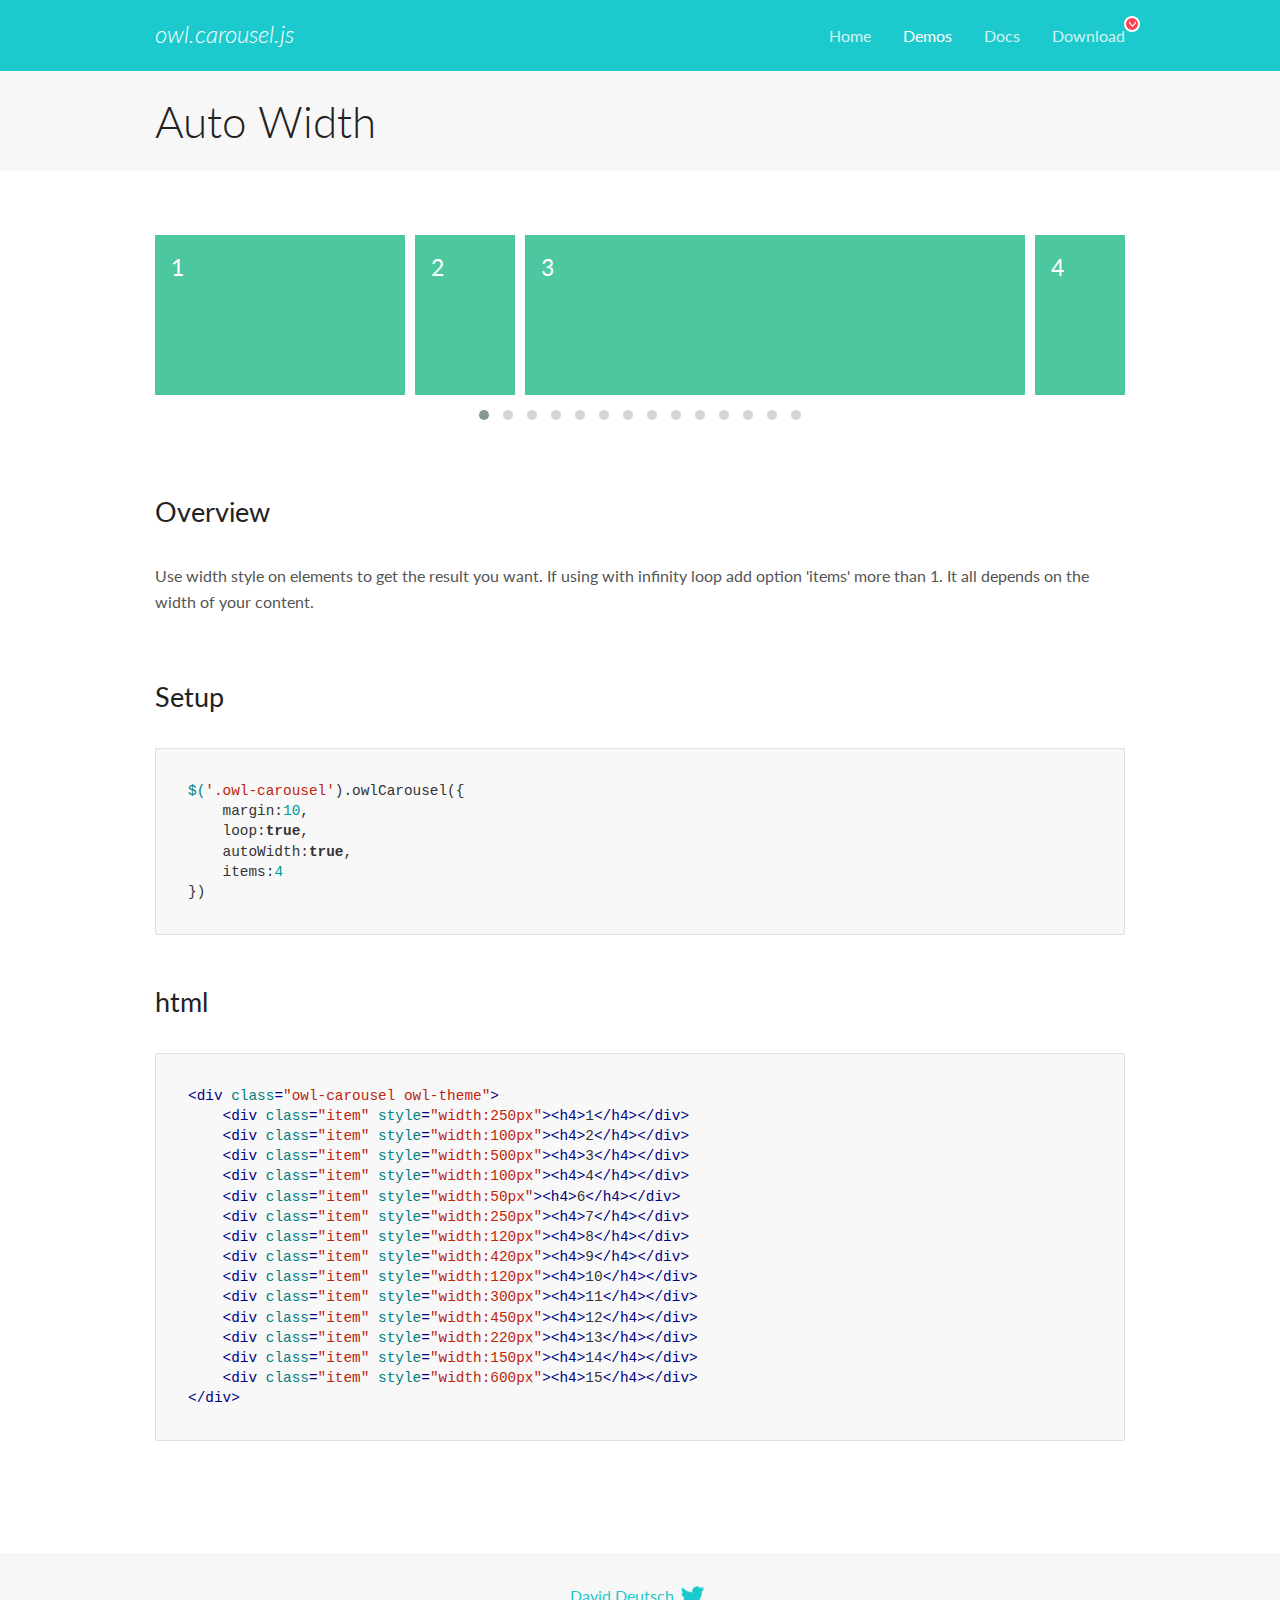
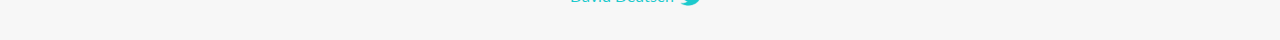
<file: car/docs/demos/autowidth.html>
<!DOCTYPE html>
<html lang="en">
  <head>

    <!-- head -->
    <meta charset="utf-8">
    <meta name="msapplication-tap-highlight" content="no" />
    <meta name="viewport" content="width=device-width, initial-scale=1.0" />
    <meta name="description" content="Auto Width">
    <meta name="author" content="David Deutsch">
    <title>
      Auto Width Demo | Owl Carousel | 2.3.4
    </title>

    <!-- Stylesheets -->
    <link href='https://fonts.googleapis.com/css?family=Lato:300,400,700,400italic,300italic' rel='stylesheet' type='text/css'>
    <link rel="stylesheet" href="../assets/css/docs.theme.min.css">

    <!-- Owl Stylesheets -->
    <link rel="stylesheet" href="../assets/owlcarousel/assets/owl.carousel.min.css">
    <link rel="stylesheet" href="../assets/owlcarousel/assets/owl.theme.default.min.css">

    <!-- HTML5 shim and Respond.js IE8 support of HTML5 elements and media queries -->

    <!--[if lt IE 9]>
      <script src="https://oss.maxcdn.com/libs/html5shiv/3.7.0/html5shiv.js"></script>
      <script src="https://oss.maxcdn.com/libs/respond.js/1.3.0/respond.min.js"></script>
    <![endif]-->

    <!-- Favicons -->
    <link rel="apple-touch-icon-precomposed" sizes="144x144" href="../assets/ico/apple-touch-icon-144-precomposed.png">
    <link rel="shortcut icon" href="../assets/ico/favicon.png">
    <link rel="shortcut icon" href="favicon.ico">

    <!-- Yeah i know js should not be in header. Its required for demos.-->

    <!-- javascript -->
    <script src="../assets/vendors/jquery.min.js"></script>
    <script src="../assets/owlcarousel/owl.carousel.js"></script>
  </head>
  <body>

    <!-- header -->
    <header class="header">
      <div class="row">
        <div class="large-12 columns">
          <div class="brand left">
            <h3>
              <a href="/OwlCarousel2/">owl.carousel.js</a> 
            </h3>
          </div>
          <a id="toggle-nav" class="right">
            <span></span> <span></span> <span></span> 
          </a> 
          <div class="nav-bar">
            <ul class="clearfix">
              <li> <a href="/OwlCarousel2/index.html">Home</a>  </li>
              <li class="active">
                <a href="/OwlCarousel2/demos/demos.html">Demos</a> 
              </li>
              <li> <a href="/OwlCarousel2/docs/started-welcome.html">Docs</a>  </li>
              <li>
                <a href="https://github.com/OwlCarousel2/OwlCarousel2/archive/2.3.4.zip">Download</a> 
                <span class="download"></span> 
              </li>
            </ul>
          </div>
        </div>
      </div>
    </header>

    <!-- title -->
    <section class="title">
      <div class="row">
        <div class="large-12 columns">
          <h1>Auto Width</h1>
        </div>
      </div>
    </section>

    <!--  Demos -->
    <section id="demos">
      <div class="row">
        <div class="large-12 columns">
          <div class="owl-carousel owl-theme">
            <div class="item" style="width:250px">
              <h4>1</h4>
            </div>
            <div class="item" style="width:100px">
              <h4>2</h4>
            </div>
            <div class="item" style="width:500px">
              <h4>3</h4>
            </div>
            <div class="item" style="width:100px">
              <h4>4</h4>
            </div>
            <div class="item" style="width:50px">
              <h4>6</h4>
            </div>
            <div class="item" style="width:250px">
              <h4>7</h4>
            </div>
            <div class="item" style="width:120px">
              <h4>8</h4>
            </div>
            <div class="item" style="width:420px">
              <h4>9</h4>
            </div>
            <div class="item" style="width:120px">
              <h4>10</h4>
            </div>
            <div class="item" style="width:300px">
              <h4>11</h4>
            </div>
            <div class="item" style="width:450px">
              <h4>12</h4>
            </div>
            <div class="item" style="width:220px">
              <h4>13</h4>
            </div>
            <div class="item" style="width:150px">
              <h4>14</h4>
            </div>
            <div class="item" style="width:600px">
              <h4>15</h4>
            </div>
          </div>
          <h3 id="overview">Overview</h3>
          <p>Use width style on elements to get the result you want. If using with infinity loop add option &#39;items&#39; more than 1. It all depends on the width of your content.</p>
          <h3 id="setup">Setup</h3>
          <pre><code>$(&#39;.owl-carousel&#39;).owlCarousel({
    margin:10,
    loop:true,
    autoWidth:true,
    items:4
})</code></pre>
          <h3 id="html">html</h3>
          <pre><code>&lt;div class=&quot;owl-carousel owl-theme&quot;&gt;
    &lt;div class=&quot;item&quot; style=&quot;width:250px&quot;&gt;&lt;h4&gt;1&lt;/h4&gt;&lt;/div&gt;
    &lt;div class=&quot;item&quot; style=&quot;width:100px&quot;&gt;&lt;h4&gt;2&lt;/h4&gt;&lt;/div&gt;
    &lt;div class=&quot;item&quot; style=&quot;width:500px&quot;&gt;&lt;h4&gt;3&lt;/h4&gt;&lt;/div&gt;
    &lt;div class=&quot;item&quot; style=&quot;width:100px&quot;&gt;&lt;h4&gt;4&lt;/h4&gt;&lt;/div&gt;
    &lt;div class=&quot;item&quot; style=&quot;width:50px&quot;&gt;&lt;h4&gt;6&lt;/h4&gt;&lt;/div&gt;
    &lt;div class=&quot;item&quot; style=&quot;width:250px&quot;&gt;&lt;h4&gt;7&lt;/h4&gt;&lt;/div&gt;
    &lt;div class=&quot;item&quot; style=&quot;width:120px&quot;&gt;&lt;h4&gt;8&lt;/h4&gt;&lt;/div&gt;
    &lt;div class=&quot;item&quot; style=&quot;width:420px&quot;&gt;&lt;h4&gt;9&lt;/h4&gt;&lt;/div&gt;
    &lt;div class=&quot;item&quot; style=&quot;width:120px&quot;&gt;&lt;h4&gt;10&lt;/h4&gt;&lt;/div&gt;
    &lt;div class=&quot;item&quot; style=&quot;width:300px&quot;&gt;&lt;h4&gt;11&lt;/h4&gt;&lt;/div&gt;
    &lt;div class=&quot;item&quot; style=&quot;width:450px&quot;&gt;&lt;h4&gt;12&lt;/h4&gt;&lt;/div&gt;
    &lt;div class=&quot;item&quot; style=&quot;width:220px&quot;&gt;&lt;h4&gt;13&lt;/h4&gt;&lt;/div&gt;
    &lt;div class=&quot;item&quot; style=&quot;width:150px&quot;&gt;&lt;h4&gt;14&lt;/h4&gt;&lt;/div&gt;
    &lt;div class=&quot;item&quot; style=&quot;width:600px&quot;&gt;&lt;h4&gt;15&lt;/h4&gt;&lt;/div&gt;
&lt;/div&gt;</code></pre>
          <script>
            $(document).ready(function() {
              $('.owl-carousel').owlCarousel({
                margin: 10,
                loop: true,
                autoWidth: true,
                items: 4
              })
            })
          </script>
        </div>
      </div>
    </section>

    <!-- footer -->
    <footer class="footer">
      <div class="row">
        <div class="large-12 columns">
          <h5>
            <a href="/OwlCarousel2/docs/support-contact.html">David Deutsch</a> 
            <a id="custom-tweet-button" href="https://twitter.com/share?url=https://github.com/OwlCarousel2/OwlCarousel2&text=Owl Carousel - This is so awesome! " target="_blank"></a> 
          </h5>
        </div>
      </div>
    </footer>

    <!-- vendors -->
    <script src="../assets/vendors/highlight.js"></script>
    <script src="../assets/js/app.js"></script>
  </body>
</html>
</file>
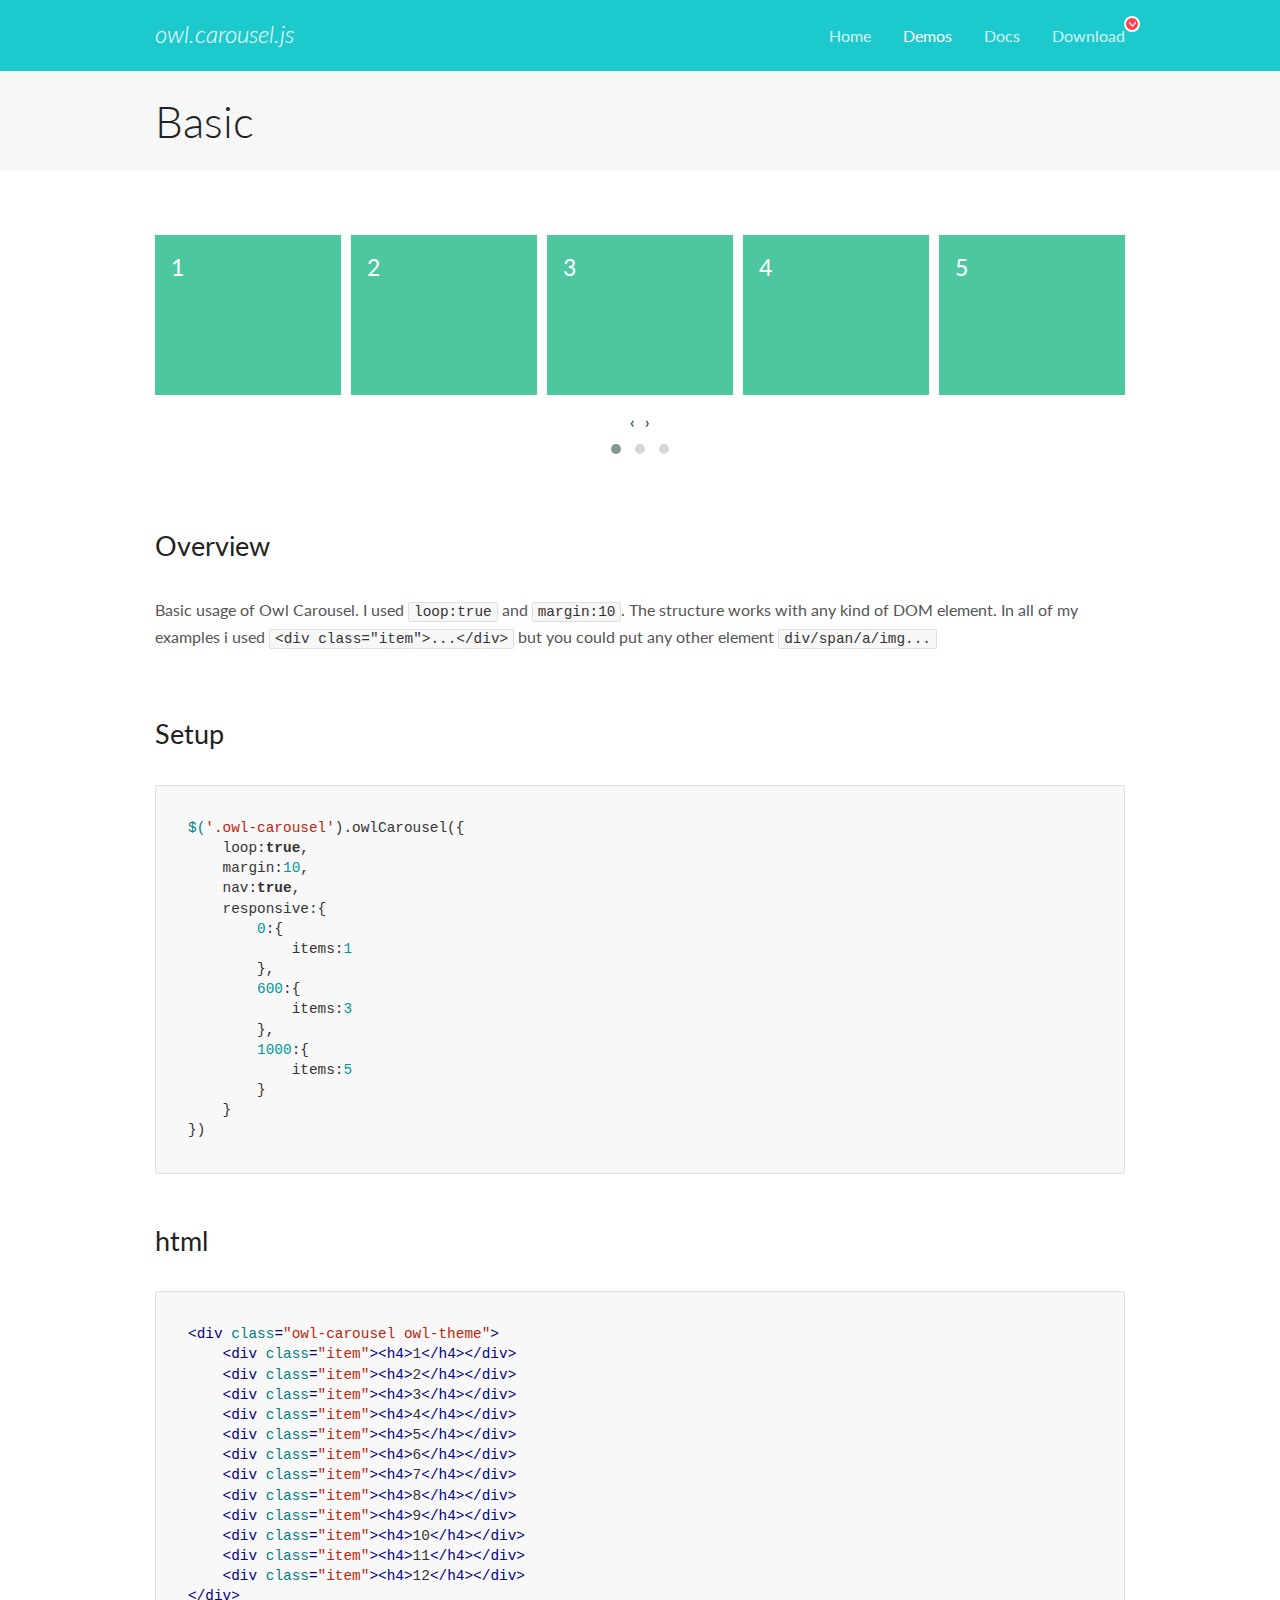
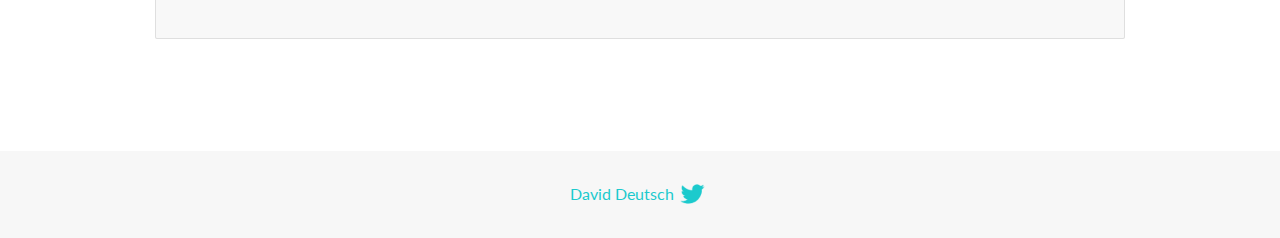
<file: car/docs/demos/basic.html>
<!DOCTYPE html>
<html lang="en">
  <head>

    <!-- head -->
    <meta charset="utf-8">
    <meta name="msapplication-tap-highlight" content="no" />
    <meta name="viewport" content="width=device-width, initial-scale=1.0" />
    <meta name="description" content="Basic usage demo">
    <meta name="author" content="David Deutsch">
    <title>
      Basic Demo | Owl Carousel | 2.3.4
    </title>

    <!-- Stylesheets -->
    <link href='https://fonts.googleapis.com/css?family=Lato:300,400,700,400italic,300italic' rel='stylesheet' type='text/css'>
    <link rel="stylesheet" href="../assets/css/docs.theme.min.css">

    <!-- Owl Stylesheets -->
    <link rel="stylesheet" href="../assets/owlcarousel/assets/owl.carousel.min.css">
    <link rel="stylesheet" href="../assets/owlcarousel/assets/owl.theme.default.min.css">

    <!-- HTML5 shim and Respond.js IE8 support of HTML5 elements and media queries -->

    <!--[if lt IE 9]>
      <script src="https://oss.maxcdn.com/libs/html5shiv/3.7.0/html5shiv.js"></script>
      <script src="https://oss.maxcdn.com/libs/respond.js/1.3.0/respond.min.js"></script>
    <![endif]-->

    <!-- Favicons -->
    <link rel="apple-touch-icon-precomposed" sizes="144x144" href="../assets/ico/apple-touch-icon-144-precomposed.png">
    <link rel="shortcut icon" href="../assets/ico/favicon.png">
    <link rel="shortcut icon" href="favicon.ico">

    <!-- Yeah i know js should not be in header. Its required for demos.-->

    <!-- javascript -->
    <script src="../assets/vendors/jquery.min.js"></script>
    <script src="../assets/owlcarousel/owl.carousel.js"></script>
  </head>
  <body>

    <!-- header -->
    <header class="header">
      <div class="row">
        <div class="large-12 columns">
          <div class="brand left">
            <h3>
              <a href="/OwlCarousel2/">owl.carousel.js</a> 
            </h3>
          </div>
          <a id="toggle-nav" class="right">
            <span></span> <span></span> <span></span> 
          </a> 
          <div class="nav-bar">
            <ul class="clearfix">
              <li> <a href="/OwlCarousel2/index.html">Home</a>  </li>
              <li class="active">
                <a href="/OwlCarousel2/demos/demos.html">Demos</a> 
              </li>
              <li> <a href="/OwlCarousel2/docs/started-welcome.html">Docs</a>  </li>
              <li>
                <a href="https://github.com/OwlCarousel2/OwlCarousel2/archive/2.3.4.zip">Download</a> 
                <span class="download"></span> 
              </li>
            </ul>
          </div>
        </div>
      </div>
    </header>

    <!-- title -->
    <section class="title">
      <div class="row">
        <div class="large-12 columns">
          <h1>Basic</h1>
        </div>
      </div>
    </section>

    <!--  Demos -->
    <section id="demos">
      <div class="row">
        <div class="large-12 columns">
          <div class="owl-carousel owl-theme">
            <div class="item">
              <h4>1</h4>
            </div>
            <div class="item">
              <h4>2</h4>
            </div>
            <div class="item">
              <h4>3</h4>
            </div>
            <div class="item">
              <h4>4</h4>
            </div>
            <div class="item">
              <h4>5</h4>
            </div>
            <div class="item">
              <h4>6</h4>
            </div>
            <div class="item">
              <h4>7</h4>
            </div>
            <div class="item">
              <h4>8</h4>
            </div>
            <div class="item">
              <h4>9</h4>
            </div>
            <div class="item">
              <h4>10</h4>
            </div>
            <div class="item">
              <h4>11</h4>
            </div>
            <div class="item">
              <h4>12</h4>
            </div>
          </div>
          <h3 id="overview">Overview</h3>
          <p>Basic usage of Owl Carousel. I used <code>loop:true</code> and <code>margin:10</code>. The structure works with any kind of DOM element. In all of my examples i used <code>&lt;div class=&quot;item&quot;&gt;...&lt;/div&gt;</code> but you could
            put any other element <code>div/span/a/img...</code></p>
          <h3 id="setup">Setup</h3>
          <pre><code>$(&#39;.owl-carousel&#39;).owlCarousel({
    loop:true,
    margin:10,
    nav:true,
    responsive:{
        0:{
            items:1
        },
        600:{
            items:3
        },
        1000:{
            items:5
        }
    }
})</code></pre>
          <h3 id="html">html</h3>
          <pre><code>&lt;div class=&quot;owl-carousel owl-theme&quot;&gt;
    &lt;div class=&quot;item&quot;&gt;&lt;h4&gt;1&lt;/h4&gt;&lt;/div&gt;
    &lt;div class=&quot;item&quot;&gt;&lt;h4&gt;2&lt;/h4&gt;&lt;/div&gt;
    &lt;div class=&quot;item&quot;&gt;&lt;h4&gt;3&lt;/h4&gt;&lt;/div&gt;
    &lt;div class=&quot;item&quot;&gt;&lt;h4&gt;4&lt;/h4&gt;&lt;/div&gt;
    &lt;div class=&quot;item&quot;&gt;&lt;h4&gt;5&lt;/h4&gt;&lt;/div&gt;
    &lt;div class=&quot;item&quot;&gt;&lt;h4&gt;6&lt;/h4&gt;&lt;/div&gt;
    &lt;div class=&quot;item&quot;&gt;&lt;h4&gt;7&lt;/h4&gt;&lt;/div&gt;
    &lt;div class=&quot;item&quot;&gt;&lt;h4&gt;8&lt;/h4&gt;&lt;/div&gt;
    &lt;div class=&quot;item&quot;&gt;&lt;h4&gt;9&lt;/h4&gt;&lt;/div&gt;
    &lt;div class=&quot;item&quot;&gt;&lt;h4&gt;10&lt;/h4&gt;&lt;/div&gt;
    &lt;div class=&quot;item&quot;&gt;&lt;h4&gt;11&lt;/h4&gt;&lt;/div&gt;
    &lt;div class=&quot;item&quot;&gt;&lt;h4&gt;12&lt;/h4&gt;&lt;/div&gt;
&lt;/div&gt;</code></pre>
          <script>
            $(document).ready(function() {
              var owl = $('.owl-carousel');
              owl.owlCarousel({
                margin: 10,
                nav: true,
                loop: true,
                responsive: {
                  0: {
                    items: 1
                  },
                  600: {
                    items: 3
                  },
                  1000: {
                    items: 5
                  }
                }
              })
            })
          </script>
        </div>
      </div>
    </section>

    <!-- footer -->
    <footer class="footer">
      <div class="row">
        <div class="large-12 columns">
          <h5>
            <a href="/OwlCarousel2/docs/support-contact.html">David Deutsch</a> 
            <a id="custom-tweet-button" href="https://twitter.com/share?url=https://github.com/OwlCarousel2/OwlCarousel2&text=Owl Carousel - This is so awesome! " target="_blank"></a> 
          </h5>
        </div>
      </div>
    </footer>

    <!-- vendors -->
    <script src="../assets/vendors/highlight.js"></script>
    <script src="../assets/js/app.js"></script>
  </body>
</html>
</file>
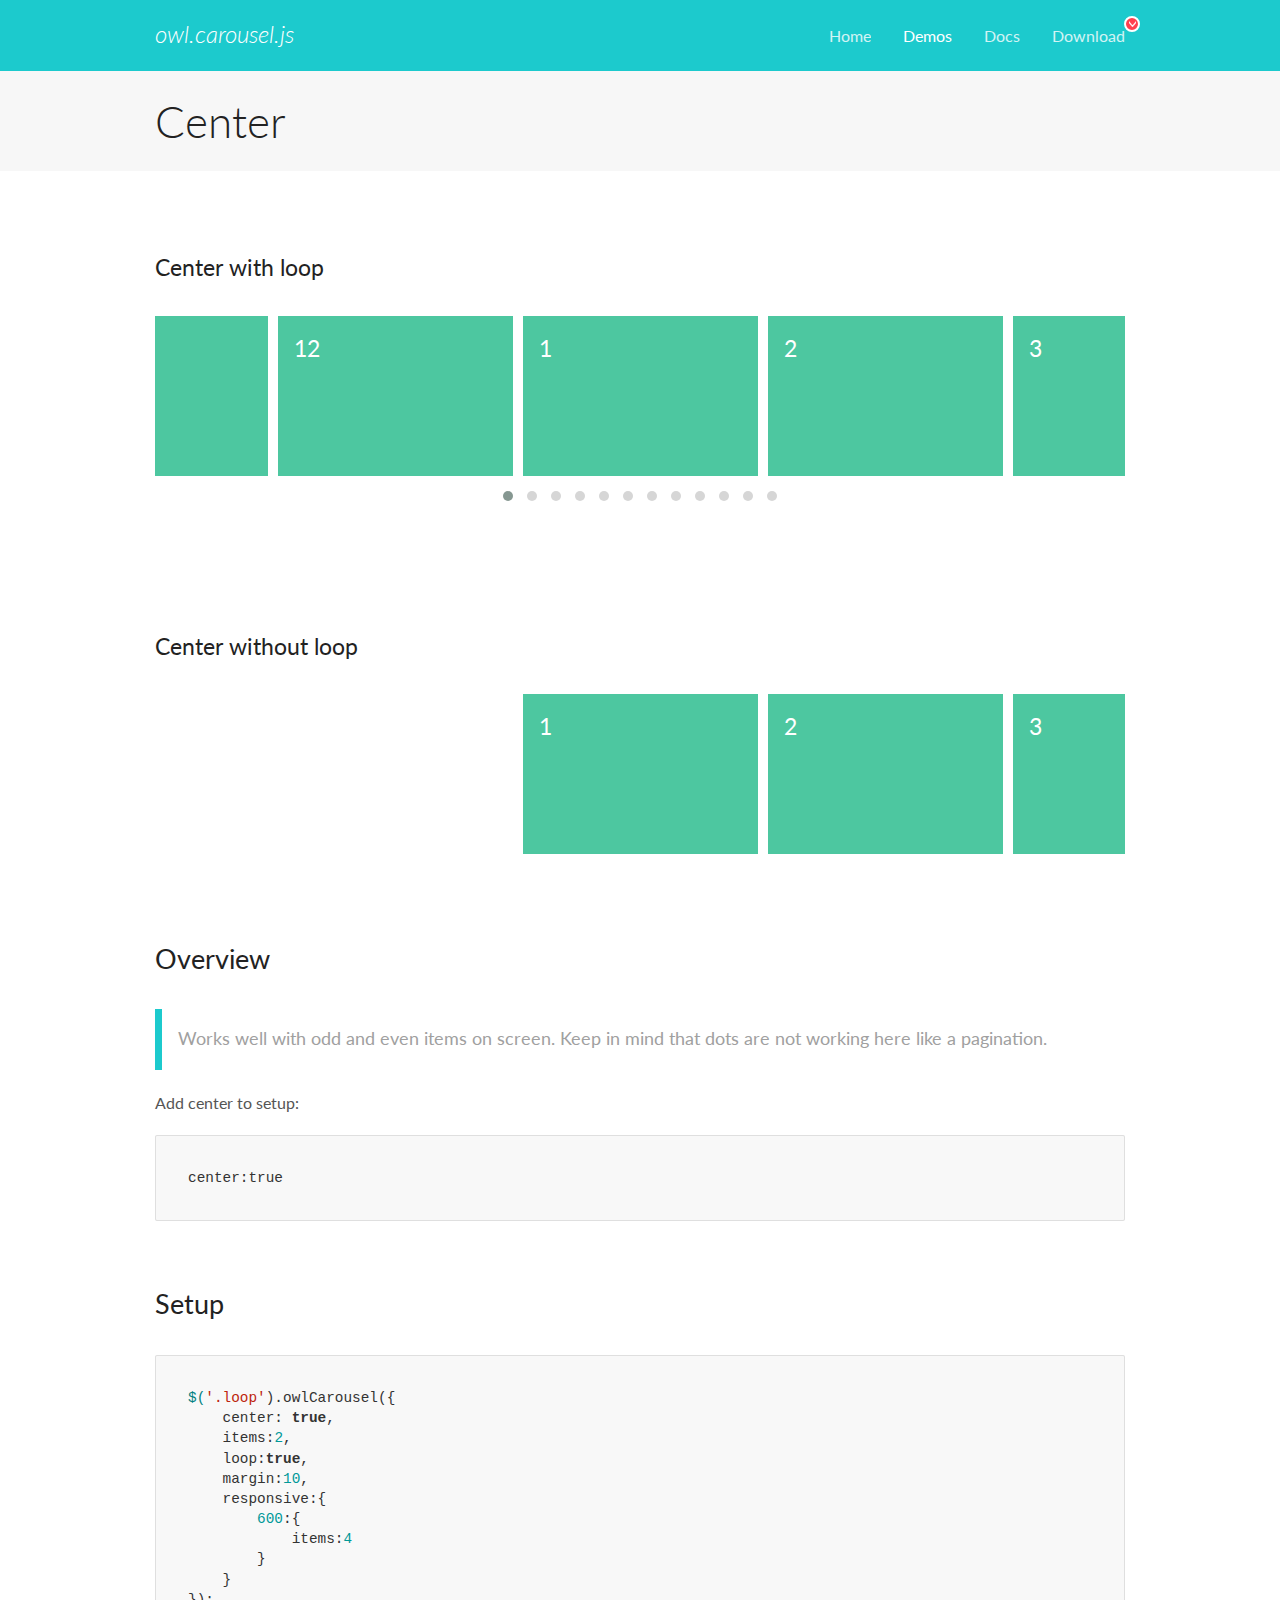
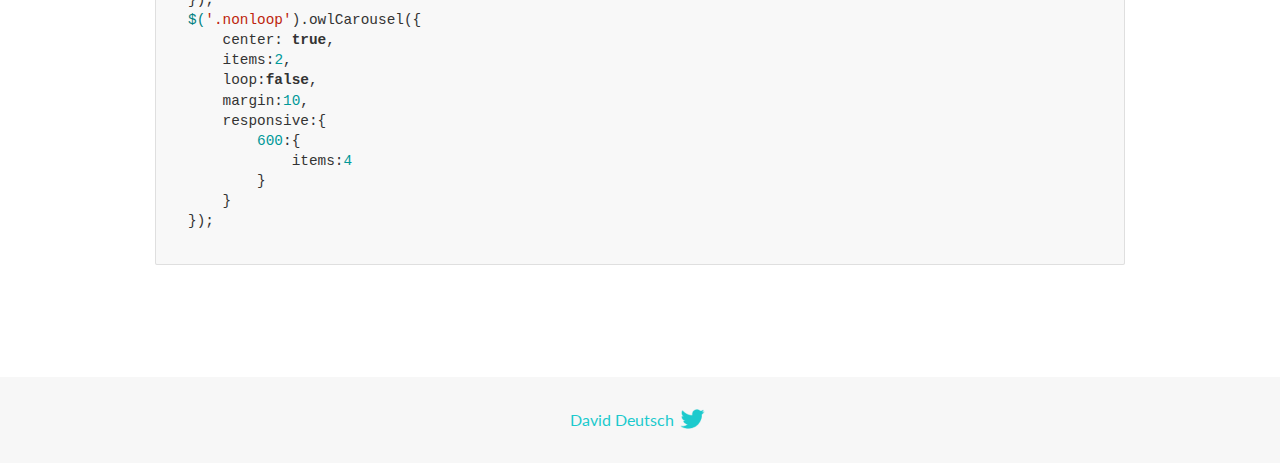
<file: car/docs/demos/center.html>
<!DOCTYPE html>
<html lang="en">
  <head>

    <!-- head -->
    <meta charset="utf-8">
    <meta name="msapplication-tap-highlight" content="no" />
    <meta name="viewport" content="width=device-width, initial-scale=1.0" />
    <meta name="description" content="Center carousel">
    <meta name="author" content="David Deutsch">
    <title>
      Center Demo | Owl Carousel | 2.3.4
    </title>

    <!-- Stylesheets -->
    <link href='https://fonts.googleapis.com/css?family=Lato:300,400,700,400italic,300italic' rel='stylesheet' type='text/css'>
    <link rel="stylesheet" href="../assets/css/docs.theme.min.css">

    <!-- Owl Stylesheets -->
    <link rel="stylesheet" href="../assets/owlcarousel/assets/owl.carousel.min.css">
    <link rel="stylesheet" href="../assets/owlcarousel/assets/owl.theme.default.min.css">

    <!-- HTML5 shim and Respond.js IE8 support of HTML5 elements and media queries -->

    <!--[if lt IE 9]>
      <script src="https://oss.maxcdn.com/libs/html5shiv/3.7.0/html5shiv.js"></script>
      <script src="https://oss.maxcdn.com/libs/respond.js/1.3.0/respond.min.js"></script>
    <![endif]-->

    <!-- Favicons -->
    <link rel="apple-touch-icon-precomposed" sizes="144x144" href="../assets/ico/apple-touch-icon-144-precomposed.png">
    <link rel="shortcut icon" href="../assets/ico/favicon.png">
    <link rel="shortcut icon" href="favicon.ico">

    <!-- Yeah i know js should not be in header. Its required for demos.-->

    <!-- javascript -->
    <script src="../assets/vendors/jquery.min.js"></script>
    <script src="../assets/owlcarousel/owl.carousel.js"></script>
  </head>
  <body>

    <!-- header -->
    <header class="header">
      <div class="row">
        <div class="large-12 columns">
          <div class="brand left">
            <h3>
              <a href="/OwlCarousel2/">owl.carousel.js</a> 
            </h3>
          </div>
          <a id="toggle-nav" class="right">
            <span></span> <span></span> <span></span> 
          </a> 
          <div class="nav-bar">
            <ul class="clearfix">
              <li> <a href="/OwlCarousel2/index.html">Home</a>  </li>
              <li class="active">
                <a href="/OwlCarousel2/demos/demos.html">Demos</a> 
              </li>
              <li> <a href="/OwlCarousel2/docs/started-welcome.html">Docs</a>  </li>
              <li>
                <a href="https://github.com/OwlCarousel2/OwlCarousel2/archive/2.3.4.zip">Download</a> 
                <span class="download"></span> 
              </li>
            </ul>
          </div>
        </div>
      </div>
    </header>

    <!-- title -->
    <section class="title">
      <div class="row">
        <div class="large-12 columns">
          <h1>Center</h1>
        </div>
      </div>
    </section>

    <!--  Demos -->
    <section id="demos">
      <div class="row">
        <div class="large-12 columns">
          <h4 id="center-with-loop">Center with loop</h4>
          <div class="loop owl-carousel owl-theme">
            <div class="item">
              <h4>1</h4>
            </div>
            <div class="item">
              <h4>2</h4>
            </div>
            <div class="item">
              <h4>3</h4>
            </div>
            <div class="item">
              <h4>4</h4>
            </div>
            <div class="item">
              <h4>5</h4>
            </div>
            <div class="item">
              <h4>6</h4>
            </div>
            <div class="item">
              <h4>7</h4>
            </div>
            <div class="item">
              <h4>8</h4>
            </div>
            <div class="item">
              <h4>9</h4>
            </div>
            <div class="item">
              <h4>10</h4>
            </div>
            <div class="item">
              <h4>11</h4>
            </div>
            <div class="item">
              <h4>12</h4>
            </div>
          </div>
          <br>
          <h4 id="center-without-loop">Center without loop</h4>
          <div class="nonloop owl-carousel">
            <div class="item">
              <h4>1</h4>
            </div>
            <div class="item">
              <h4>2</h4>
            </div>
            <div class="item">
              <h4>3</h4>
            </div>
            <div class="item">
              <h4>4</h4>
            </div>
            <div class="item">
              <h4>5</h4>
            </div>
            <div class="item">
              <h4>6</h4>
            </div>
            <div class="item">
              <h4>7</h4>
            </div>
            <div class="item">
              <h4>8</h4>
            </div>
            <div class="item">
              <h4>9</h4>
            </div>
            <div class="item">
              <h4>10</h4>
            </div>
            <div class="item">
              <h4>11</h4>
            </div>
            <div class="item">
              <h4>12</h4>
            </div>
          </div>
          <h3 id="overview">Overview</h3>
          <blockquote>
            <p>Works well with odd and even items on screen. Keep in mind that dots are not working here like a pagination.</p>
          </blockquote>
          <p>Add center to setup:</p>
          <pre><code>center:true</code></pre>
          <h3 id="setup">Setup</h3>
          <pre><code>$(&#39;.loop&#39;).owlCarousel({
    center: true,
    items:2,
    loop:true,
    margin:10,
    responsive:{
        600:{
            items:4
        }
    }
});
$(&#39;.nonloop&#39;).owlCarousel({
    center: true,
    items:2,
    loop:false,
    margin:10,
    responsive:{
        600:{
            items:4
        }
    }
});</code></pre>
          <script>
            jQuery(document).ready(function($) {
              $('.loop').owlCarousel({
                center: true,
                items: 2,
                loop: true,
                margin: 10,
                responsive: {
                  600: {
                    items: 4
                  }
                }
              });
              $('.nonloop').owlCarousel({
                center: true,
                items: 2,
                loop: false,
                margin: 10,
                responsive: {
                  600: {
                    items: 4
                  }
                }
              });
            });
          </script>
        </div>
      </div>
    </section>

    <!-- footer -->
    <footer class="footer">
      <div class="row">
        <div class="large-12 columns">
          <h5>
            <a href="/OwlCarousel2/docs/support-contact.html">David Deutsch</a> 
            <a id="custom-tweet-button" href="https://twitter.com/share?url=https://github.com/OwlCarousel2/OwlCarousel2&text=Owl Carousel - This is so awesome! " target="_blank"></a> 
          </h5>
        </div>
      </div>
    </footer>

    <!-- vendors -->
    <script src="../assets/vendors/highlight.js"></script>
    <script src="../assets/js/app.js"></script>
  </body>
</html>
</file>
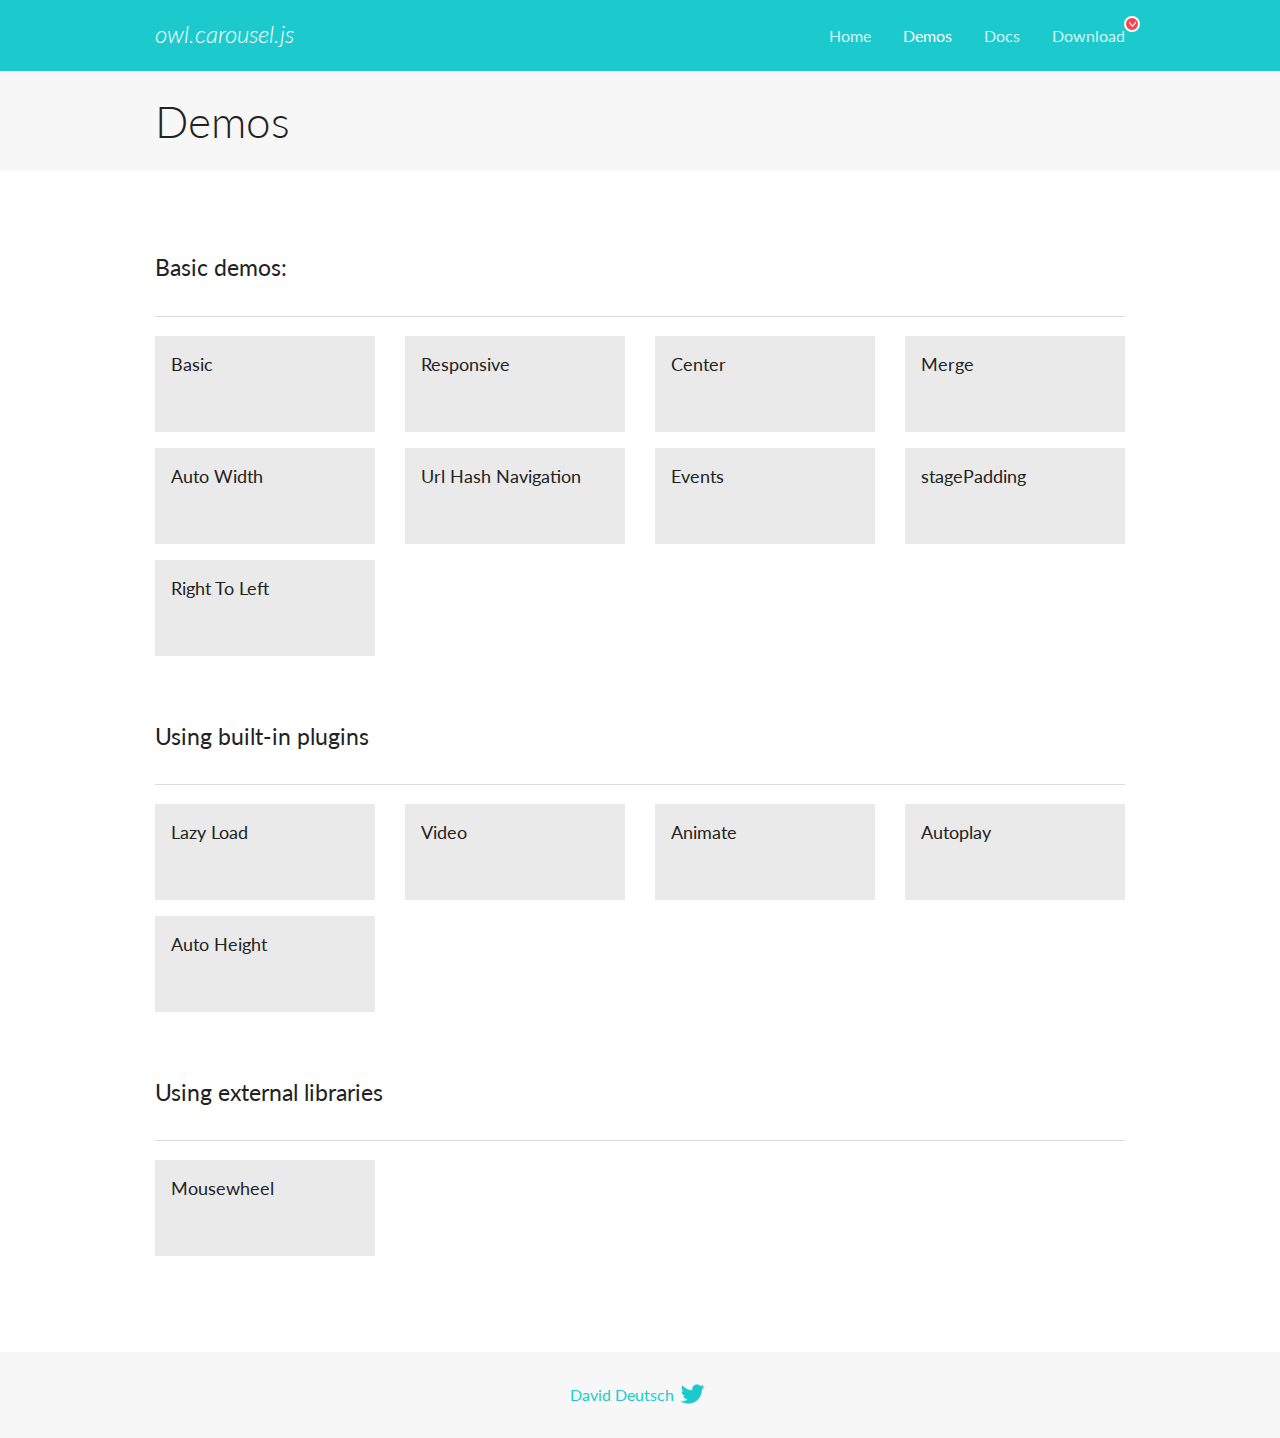
<file: car/docs/demos/demos.html>
<!DOCTYPE html>
<html lang="en">
  <head>

    <!-- head -->
    <meta charset="utf-8">
    <meta name="msapplication-tap-highlight" content="no" />
    <meta name="viewport" content="width=device-width, initial-scale=1.0" />
    <meta name="description" content="A list of Owl Carousel examples.">
    <meta name="author" content="David Deutsch">
    <title>
      Demos | Owl Carousel | 2.3.4
    </title>

    <!-- Stylesheets -->
    <link href='https://fonts.googleapis.com/css?family=Lato:300,400,700,400italic,300italic' rel='stylesheet' type='text/css'>
    <link rel="stylesheet" href="../assets/css/docs.theme.min.css">

    <!-- Owl Stylesheets -->
    <link rel="stylesheet" href="../assets/owlcarousel/assets/owl.carousel.min.css">
    <link rel="stylesheet" href="../assets/owlcarousel/assets/owl.theme.default.min.css">

    <!-- HTML5 shim and Respond.js IE8 support of HTML5 elements and media queries -->

    <!--[if lt IE 9]>
      <script src="https://oss.maxcdn.com/libs/html5shiv/3.7.0/html5shiv.js"></script>
      <script src="https://oss.maxcdn.com/libs/respond.js/1.3.0/respond.min.js"></script>
    <![endif]-->

    <!-- Favicons -->
    <link rel="apple-touch-icon-precomposed" sizes="144x144" href="../assets/ico/apple-touch-icon-144-precomposed.png">
    <link rel="shortcut icon" href="../assets/ico/favicon.png">
    <link rel="shortcut icon" href="favicon.ico">

    <!-- Yeah i know js should not be in header. Its required for demos.-->

    <!-- javascript -->
    <script src="../assets/vendors/jquery.min.js"></script>
    <script src="../assets/owlcarousel/owl.carousel.js"></script>
  </head>
  <body>

    <!-- header -->
    <header class="header">
      <div class="row">
        <div class="large-12 columns">
          <div class="brand left">
            <h3>
              <a href="/OwlCarousel2/">owl.carousel.js</a> 
            </h3>
          </div>
          <a id="toggle-nav" class="right">
            <span></span> <span></span> <span></span> 
          </a> 
          <div class="nav-bar">
            <ul class="clearfix">
              <li> <a href="/OwlCarousel2/index.html">Home</a>  </li>
              <li class="active">
                <a href="/OwlCarousel2/demos/demos.html">Demos</a> 
              </li>
              <li> <a href="/OwlCarousel2/docs/started-welcome.html">Docs</a>  </li>
              <li>
                <a href="https://github.com/OwlCarousel2/OwlCarousel2/archive/2.3.4.zip">Download</a> 
                <span class="download"></span> 
              </li>
            </ul>
          </div>
        </div>
      </div>
    </header>

    <!-- title -->
    <section class="title">
      <div class="row">
        <div class="large-12 columns">
          <h1>Demos</h1>
        </div>
      </div>
    </section>

    <!--  Demos -->
    <section id="demos">
      <div class="row">
        <div class="large-12 columns">
          <h4 id="basic-demos-">Basic demos:</h4>
          <hr>
          <div class="demo-list">
            <div class="row">
              <div class="small-6 medium-4 large-3 columns">
                <a href="basic.html" class="demo-block">
                  <h5>Basic </h5>
                </a> 
              </div>
              <div class="small-6 medium-4 large-3 columns">
                <a href="responsive.html" class="demo-block">
                  <h5>Responsive </h5>
                </a> 
              </div>
              <div class="small-6 medium-4 large-3 columns">
                <a href="center.html" class="demo-block">
                  <h5>Center </h5>
                </a> 
              </div>
              <div class="small-6 medium-4 large-3 columns">
                <a href="merge.html" class="demo-block">
                  <h5>Merge </h5>
                </a> 
              </div>
              <div class="small-6 medium-4 large-3 columns">
                <a href="autowidth.html" class="demo-block">
                  <h5>Auto Width </h5>
                </a> 
              </div>
              <div class="small-6 medium-4 large-3 columns">
                <a href="urlhashnav.html" class="demo-block">
                  <h5>Url Hash Navigation </h5>
                </a> 
              </div>
              <div class="small-6 medium-4 large-3 columns">
                <a href="events.html" class="demo-block">
                  <h5>Events </h5>
                </a> 
              </div>
              <div class="small-6 medium-4 large-3 columns">
                <a href="stagepadding.html" class="demo-block">
                  <h5>stagePadding </h5>
                </a> 
              </div>
              <div class="small-6 medium-4 large-3 columns">
                <a href="rtl.html" class="demo-block">
                  <h5>Right To Left </h5>
                </a> 
              </div>
            </div>
          </div>
          <h4 id="using-built-in-plugins">Using built-in plugins</h4>
          <hr>
          <div class="demo-list">
            <div class="row">
              <div class="small-6 medium-4 large-3 columns">
                <a href="lazyLoad.html" class="demo-block">
                  <h5>Lazy Load </h5>
                </a> 
              </div>
              <div class="small-6 medium-4 large-3 columns">
                <a href="video.html" class="demo-block">
                  <h5>Video </h5>
                </a> 
              </div>
              <div class="small-6 medium-4 large-3 columns">
                <a href="animate.html" class="demo-block">
                  <h5>Animate </h5>
                </a> 
              </div>
              <div class="small-6 medium-4 large-3 columns">
                <a href="autoplay.html" class="demo-block">
                  <h5>Autoplay </h5>
                </a> 
              </div>
              <div class="small-6 medium-4 large-3 columns">
                <a href="autoheight.html" class="demo-block">
                  <h5>Auto Height </h5>
                </a> 
              </div>
            </div>
          </div>
          <h4 id="using-external-libraries">Using external libraries</h4>
          <hr>
          <div class="demo-list">
            <div class="row">
              <div class="small-6 medium-4 large-3 columns">
                <a href="mousewheel.html" class="demo-block">
                  <h5>Mousewheel </h5>
                </a> 
              </div>
            </div>
          </div>
        </div>
      </div>
    </section>

    <!-- footer -->
    <footer class="footer">
      <div class="row">
        <div class="large-12 columns">
          <h5>
            <a href="/OwlCarousel2/docs/support-contact.html">David Deutsch</a> 
            <a id="custom-tweet-button" href="https://twitter.com/share?url=https://github.com/OwlCarousel2/OwlCarousel2&text=Owl Carousel - This is so awesome! " target="_blank"></a> 
          </h5>
        </div>
      </div>
    </footer>

    <!-- vendors -->
    <script src="../assets/vendors/highlight.js"></script>
    <script src="../assets/js/app.js"></script>
  </body>
</html>
</file>
